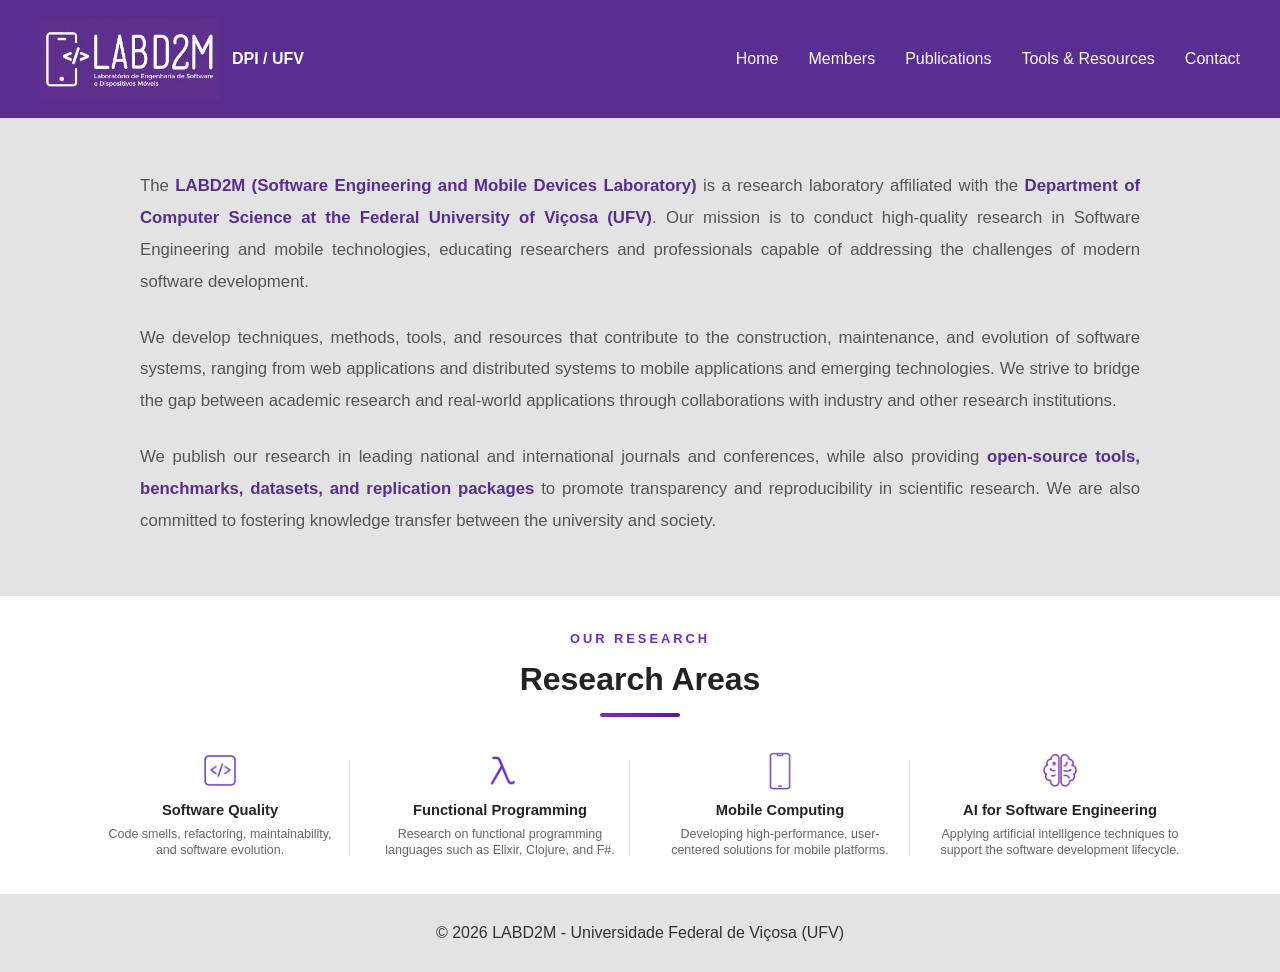
<file: index.html>
<!DOCTYPE html>
<html lang="pt-br">

<head>
    <!-- Google tag (gtag.js) -->
    <script async src="https://www.googletagmanager.com/gtag/js?id=G-V7GTBZ75GB"></script>
    <script>
    window.dataLayer = window.dataLayer || [];
    function gtag(){dataLayer.push(arguments);}
    gtag('js', new Date());

    gtag('config', 'G-V7GTBZ75GB');
    </script>
    
    <meta charset="UTF-8">
    <meta name="viewport" content="width=device-width, initial-scale=1">

    <title>LABD2M / DPI / UFV</title>
    <!-- Favicons -->
    <link href="img/favicon_lab.png" rel="icon" />

    <link rel="stylesheet" href="css/style.css">
</head>

<body>

    <header>
        <nav>

            <div class="logo">
                <img src="img/logo-roxa.png" alt="LABD2M">
                <span class="logo-text">
                    <strong>DPI / UFV</strong>
                </span>
            </div>

            <button class="menu-toggle" aria-label="Abrir menu">
                ☰
            </button>

            <ul class="nav-menu">
                <li><a href="index.html">Home</a></li>
                <li><a href="membros.html">Members</a></li>
                <li><a href="publicacoes.html">Publications</a></li>
                <li><a href="ferramentas.html">Tools & Resources</a></li>
                <li><a href="contato.html">Contact</a></li>
            </ul>

        </nav>
    </header>

    <!--<div id="header"></div>-->

    <section class="hero">
        <div>
            <!-- ==========================================
                SOBRE O LABD2M
            ========================================== -->

            <section id="about" class="about-section">

                <div class="about-container">

                    <div class="about-content">

                        <p>
                            The <strong>LABD2M (Software Engineering and Mobile Devices Laboratory)</strong>
                            is a research laboratory affiliated with the
                            <strong>Department of Computer Science at the Federal University of Viçosa (UFV)</strong>.
                            Our mission is to conduct high-quality research in Software Engineering and
                            mobile technologies, educating researchers and professionals capable of
                            addressing the challenges of modern software development.
                        </p>

                        <p>
                            We develop techniques, methods, tools, and resources that contribute to the
                            construction, maintenance, and evolution of software systems, ranging from
                            web applications and distributed systems to mobile applications and emerging
                            technologies. We strive to bridge the gap between academic research and
                            real-world applications through collaborations with industry and other
                            research institutions.
                        </p>

                        <p>
                            We publish our research in leading national and international journals and
                            conferences, while also providing
                            <strong>open-source tools, benchmarks, datasets, and replication packages</strong>
                            to promote transparency and reproducibility in scientific research.
                            We are also committed to fostering knowledge transfer between the university
                            and society.
                        </p>

                    </div>

                </div>

            </section>

            <!--<button>
                Conheça nossos projetos
            </button>-->
        </div>
    </section>

    <section class="research-header">

            <span class="section-subtitle">
                OUR RESEARCH
            </span>

            <h4 class="section-title">
                Research Areas
            </h4>

            <div class="section-divider"></div>

    </section>

    <section class="cards">

        <div class="research-card">
            <div class="research-icon">
                <img src="img/icon/qa-icon.png" alt="Software Quality">
            </div>

            <h3>Software Quality</h3>

            <p>Code smells, refactoring, maintainability, and software evolution.</p>
        </div>

        <div class="research-card">
            <div class="research-icon">
                <img src="img/icon/fp-icon.png" alt="Functional Programming">
            </div>

            <h3>Functional Programming</h3>

            <p>Research on functional programming languages such as Elixir, Clojure, and F#.</p>
        </div>

        <div class="research-card">
            <div class="research-icon">
                <img src="img/icon/mob-icon.png" alt="Mobile Computing">
            </div>

            <h3>Mobile Computing</h3>

            <p>Developing high-performance, user-centered solutions for mobile platforms.</p>
        </div>

        <div class="research-card">
            <div class="research-icon">
                <img src="img/icon/ia-icon.png" alt="AI for Software Engineering">
            </div>

            <h3>AI for Software Engineering</h3>

            <p>Applying artificial intelligence techniques to support the software development lifecycle.</p>
        </div>

        <!--<div class="card">
            <h3>Linhas de Pesquisa</h3>
            <p>
                LLMs, Code Smells, Refatoração, Elixir,
                Engenharia de Software e Mobile.
            </p>
        </div>

        <div class="card">
            <h3>Publicações</h3>
            <p>
                Conheça nossos artigos e datasets.
            </p>
        </div>

        <div class="card">
            <h3>Ferramentas</h3>
            <p>
                ExSmellBench, ExSmell-Train e outros recursos.
            </p>
        </div>-->

    </section>

    <footer>
        © 2026 LABD2M - Universidade Federal de Viçosa (UFV)
    </footer>

    <!--<div id="footer"></div>-->

    <!--<script src="js/include.js"></script>-->
    <script src="js/main.js"></script>

</body>

</html>
</file>
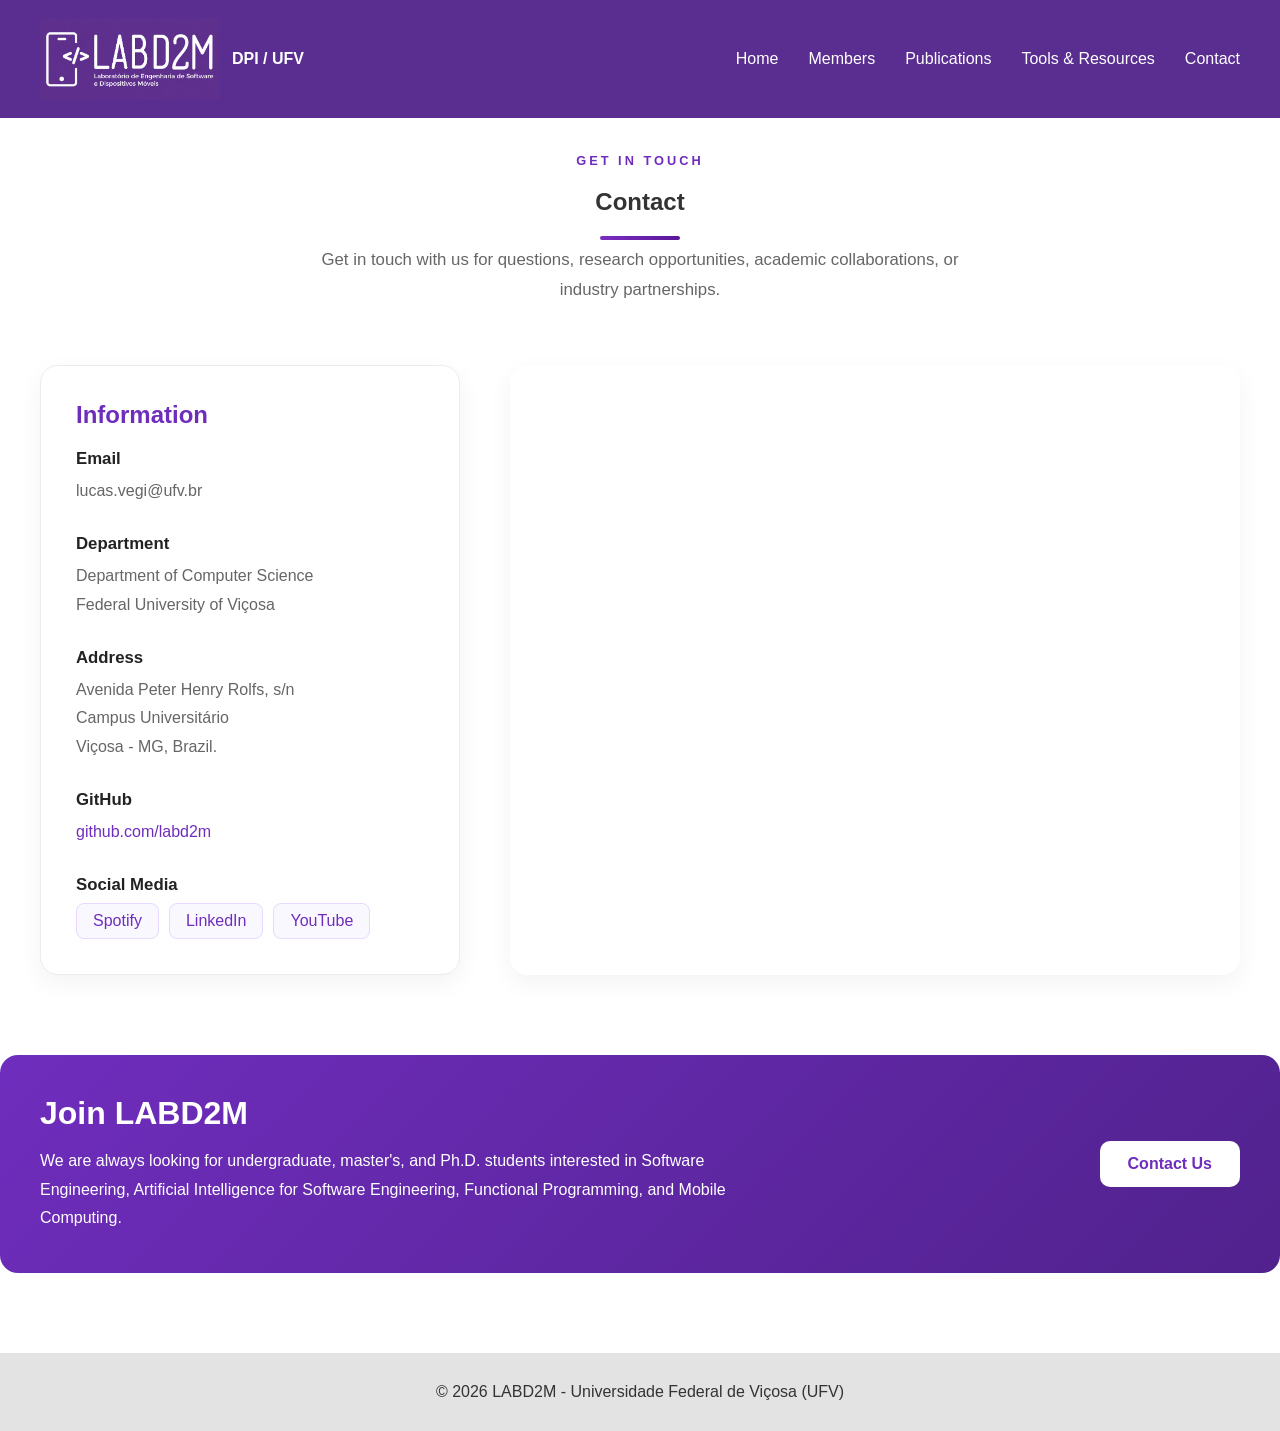
<file: contato.html>
<!DOCTYPE html>
<html lang="pt-br">

<head>
    <!-- Google tag (gtag.js) -->
    <script async src="https://www.googletagmanager.com/gtag/js?id=G-V7GTBZ75GB"></script>
    <script>
    window.dataLayer = window.dataLayer || [];
    function gtag(){dataLayer.push(arguments);}
    gtag('js', new Date());

    gtag('config', 'G-V7GTBZ75GB');
    </script>

    <meta charset="UTF-8">
    <meta name="viewport" content="width=device-width, initial-scale=1">

    <title>LABD2M | Contact</title>
    <!-- Favicons -->
    <link href="img/favicon_lab.png" rel="icon" />

    <link rel="stylesheet" href="css/style.css">

</head>

<body>

    <!-- ==========================================
        HEADER (igual ao index)
    =========================================== -->

    <header>

        <nav>

            <div class="logo">
                <img src="img/logo-roxa.png" alt="LABD2M">
                <span class="logo-text">
                    <strong>DPI / UFV</strong>
                </span>
            </div>

            <button class="menu-toggle" aria-label="Abrir menu">
                ☰
            </button>

            <ul class="nav-menu">
                <li><a href="index.html">Home</a></li>
                <li><a href="membros.html">Members</a></li>
                <li><a href="publicacoes.html">Publications</a></li>
                <li><a href="ferramentas.html">Tools & Resources</a></li>
                <li><a href="contato.html">Contact</a></li>
            </ul>

        </nav>

    </header>

    <section class="research-header">

        <span class="section-subtitle">
            GET IN TOUCH
        </span>

        <h1 class="page-title">
            Contact
        </h1>

        <div class="section-divider"></div>

        <p class="page-description">
            Get in touch with us for questions, research opportunities,
            academic collaborations, or industry partnerships.
        </p>

    </section>


    <section class="contact-container">

        <div class="contact-info">

            <h2>Information</h2>

            <div class="contact-item">

                <h3>Email</h3>

                <p>
                    lucas.vegi@ufv.br
                </p>

            </div>

            <div class="contact-item">

                <h3>Department</h3>

                <p>
                    Department of Computer Science<br>
                    Federal University of Viçosa
                </p>

            </div>

            <div class="contact-item">

                <h3>Address</h3>

                <p>
                    Avenida Peter Henry Rolfs, s/n<br>
                    Campus Universitário<br>
                    Viçosa - MG, Brazil.
                </p>

            </div>

            <div class="contact-item">

                <h3>GitHub</h3>

                <p>

                    <a href="https://github.com/labd2m" target="_blank">
                        github.com/labd2m
                    </a>

                </p>

            </div>

            <div class="contact-item">

                <h3>Social Media</h3>

                <div class="social-links">

                    <a href="https://open.spotify.com/show/5opnUUricwuVoPb4NB45Re?si=-RC38dJtTu-vGTQlbhszCQ" target="_blank">Spotify</a>

                    <a href="https://www.linkedin.com/company/labd2m/" target="_blank">LinkedIn</a>

                    <a href="https://www.youtube.com/@labd2m" target="_blank">YouTube</a>

                </div>

            </div>

        </div>


        <div class="contact-map">

            <iframe
                src="https://www.google.com/maps?q=Departamento%20de%20Inform%C3%A1tica%2C%20Universidade%20Federal%20de%20Vi%C3%A7osa&output=embed"
                loading="lazy"
                referrerpolicy="no-referrer-when-downgrade">
            </iframe>

        </div>

    </section>


    <section class="join-lab">
        <div>
            <h2>
                Join LABD2M
            </h2>

            <p>
                We are always looking for undergraduate, master's, and Ph.D.
                students interested in Software Engineering,
                Artificial Intelligence for Software Engineering,
                Functional Programming, and Mobile Computing.
            </p>
        </div>

        <a href="mailto:lucas.vegi@ufv.br" class="primary-button" target="_blank">Contact Us</a>
    </section>

    <!-- ==========================================
        FOOTER
    =========================================== -->

    <footer>

        © 2026 LABD2M - Universidade Federal de Viçosa (UFV)

    </footer>

    <script src="js/main.js"></script>

</body>

</html>
</file>
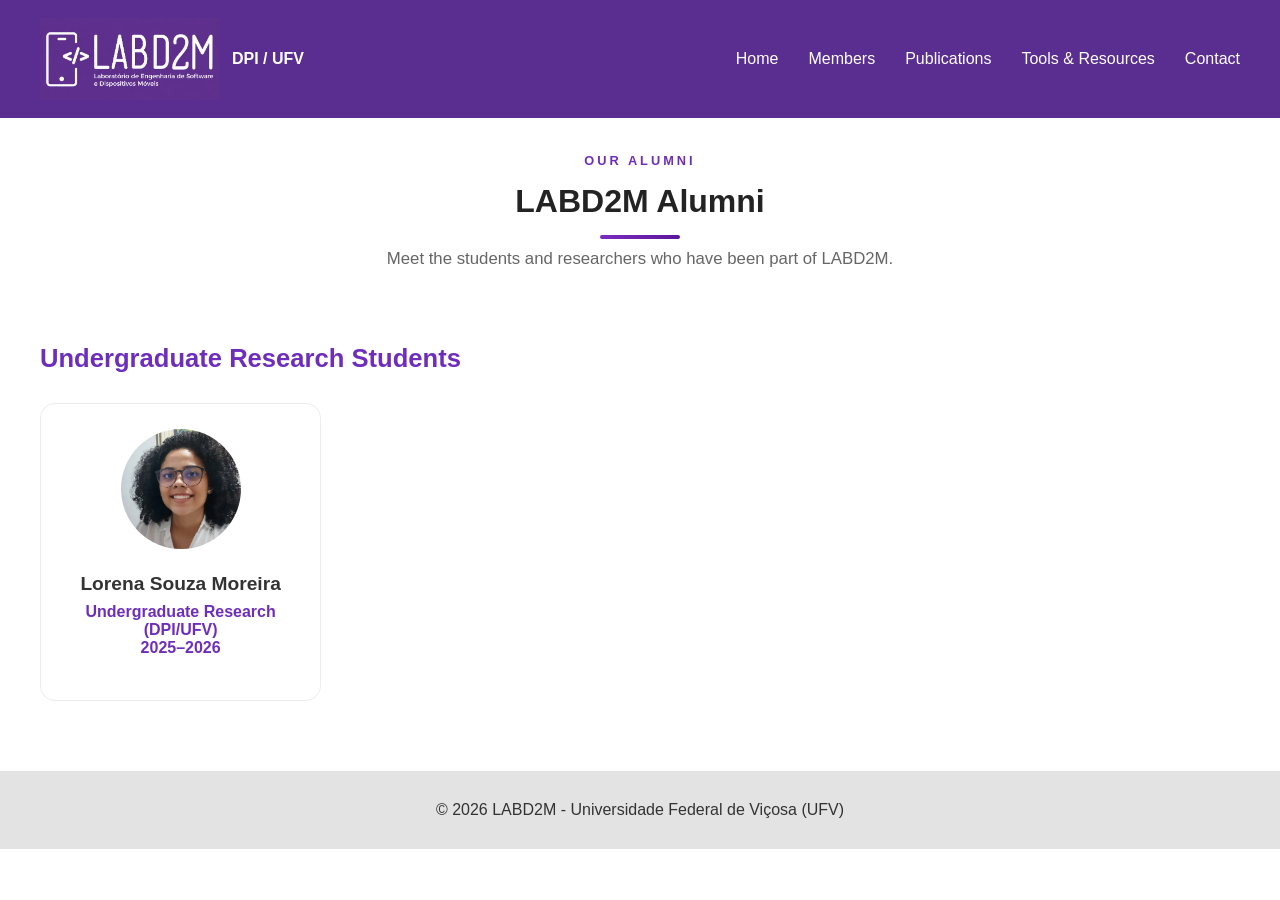
<file: egressos.html>
<!DOCTYPE html>
<html lang="pt-br">

<head>
    <!-- Google tag (gtag.js) -->
    <script async src="https://www.googletagmanager.com/gtag/js?id=G-V7GTBZ75GB"></script>
    <script>
    window.dataLayer = window.dataLayer || [];
    function gtag(){dataLayer.push(arguments);}
    gtag('js', new Date());

    gtag('config', 'G-V7GTBZ75GB');
    </script>

    <meta charset="UTF-8">
    <meta name="viewport" content="width=device-width, initial-scale=1">

    <title>LABD2M | Alumni</title>
    <!-- Favicons -->
    <link href="img/favicon_lab.png" rel="icon" />

    <link rel="stylesheet" href="css/style.css">

</head>

<body>

    <!-- ==========================================
        HEADER (igual ao index)
    =========================================== -->

    <header>

        <nav>

            <div class="logo">
                <img src="img/logo-roxa.png" alt="LABD2M">
                <span class="logo-text">
                    <strong>DPI / UFV</strong>
                </span>
            </div>

            <button class="menu-toggle" aria-label="Abrir menu">
                ☰
            </button>

            <ul class="nav-menu">
                <li><a href="index.html">Home</a></li>
                <li><a href="membros.html">Members</a></li>
                <li><a href="publicacoes.html">Publications</a></li>
                <li><a href="ferramentas.html">Tools & Resources</a></li>
                <li><a href="contato.html">Contact</a></li>
            </ul>

        </nav>

    </header>


    <!-- ==========================================
        HERO
    =========================================== -->

    <section class="research-header">

        <span class="section-subtitle">
            OUR ALUMNI
        </span>

        <h2 class="section-title">
            LABD2M Alumni
        </h2>

        <div class="section-divider"></div>

        <p class="page-description">
            Meet the students and researchers who have been part of LABD2M.
        </p>

    </section>

    <!-- ==========================================
        LEADERSHIP
    =========================================== -->





    <!-- ==========================================
        Ph.D. STUDENTS
    =========================================== -->

    <!--
    <section class="member-section">

        <h2>Ph.D. Students</h2>

        <div class="members-grid">

            <div class="member-card">

                <img src="img/members/default.png">

                <h3>Ana Clara Silva</h3>

                <span>Ph.D. Student</span>

                <div class="member-links">

                    <a href="#">Lattes</a>
                    <a href="#">GitHub</a>

                </div>

            </div>

            <div class="member-card">

                <img src="img/members/default.png">

                <h3>Carlos Eduardo</h3>

                <span>Ph.D. Student</span>

                <div class="member-links">

                    <a href="#">Lattes</a>
                    <a href="#">GitHub</a>

                </div>

            </div>

            <div class="member-card">

                <img src="img/members/default.png">

                <h3>Mariana Lemos</h3>

                <span>Ph.D. Student</span>

                <div class="member-links">

                    <a href="#">Lattes</a>
                    <a href="#">GitHub</a>

                </div>

            </div>

        </div>

    </section>
    -->



    <!-- ==========================================
        MASTER'S STUDENTS
    =========================================== -->

    <section class="member-section">

        <!--<h2>Master's Students</h2>

        <div class="members-grid">

            <div class="member-card">
                <img src="img/members/default.jpg">
                <h3>Student 3</h3>
                <span>Master's Student</span>
            </div>

            <div class="member-card">
                <img src="img/members/default.jpg">
                <h3>Student 4</h3>
                <span>Master's Student</span>
            </div>

        </div>-->

    </section>



    <!-- ==========================================
        UNDERGRADUATE RESEARCH
    =========================================== -->

    <section class="member-section">

        <h2>Undergraduate Research Students</h2>

        <div class="members-grid">

            <div class="member-card">
                <img src="img/members/lorena-souza-moreira.jpeg">
                <h3>Lorena Souza Moreira</h3>
                <span>Undergraduate Research (DPI/UFV)<br>2025–2026</span>
            </div>

        </div>

    </section>



   


    <!-- ==========================================
        FOOTER
    =========================================== -->

    <footer>

        © 2026 LABD2M - Universidade Federal de Viçosa (UFV)

    </footer>

    <script src="js/main.js"></script>

</body>

</html>
</file>
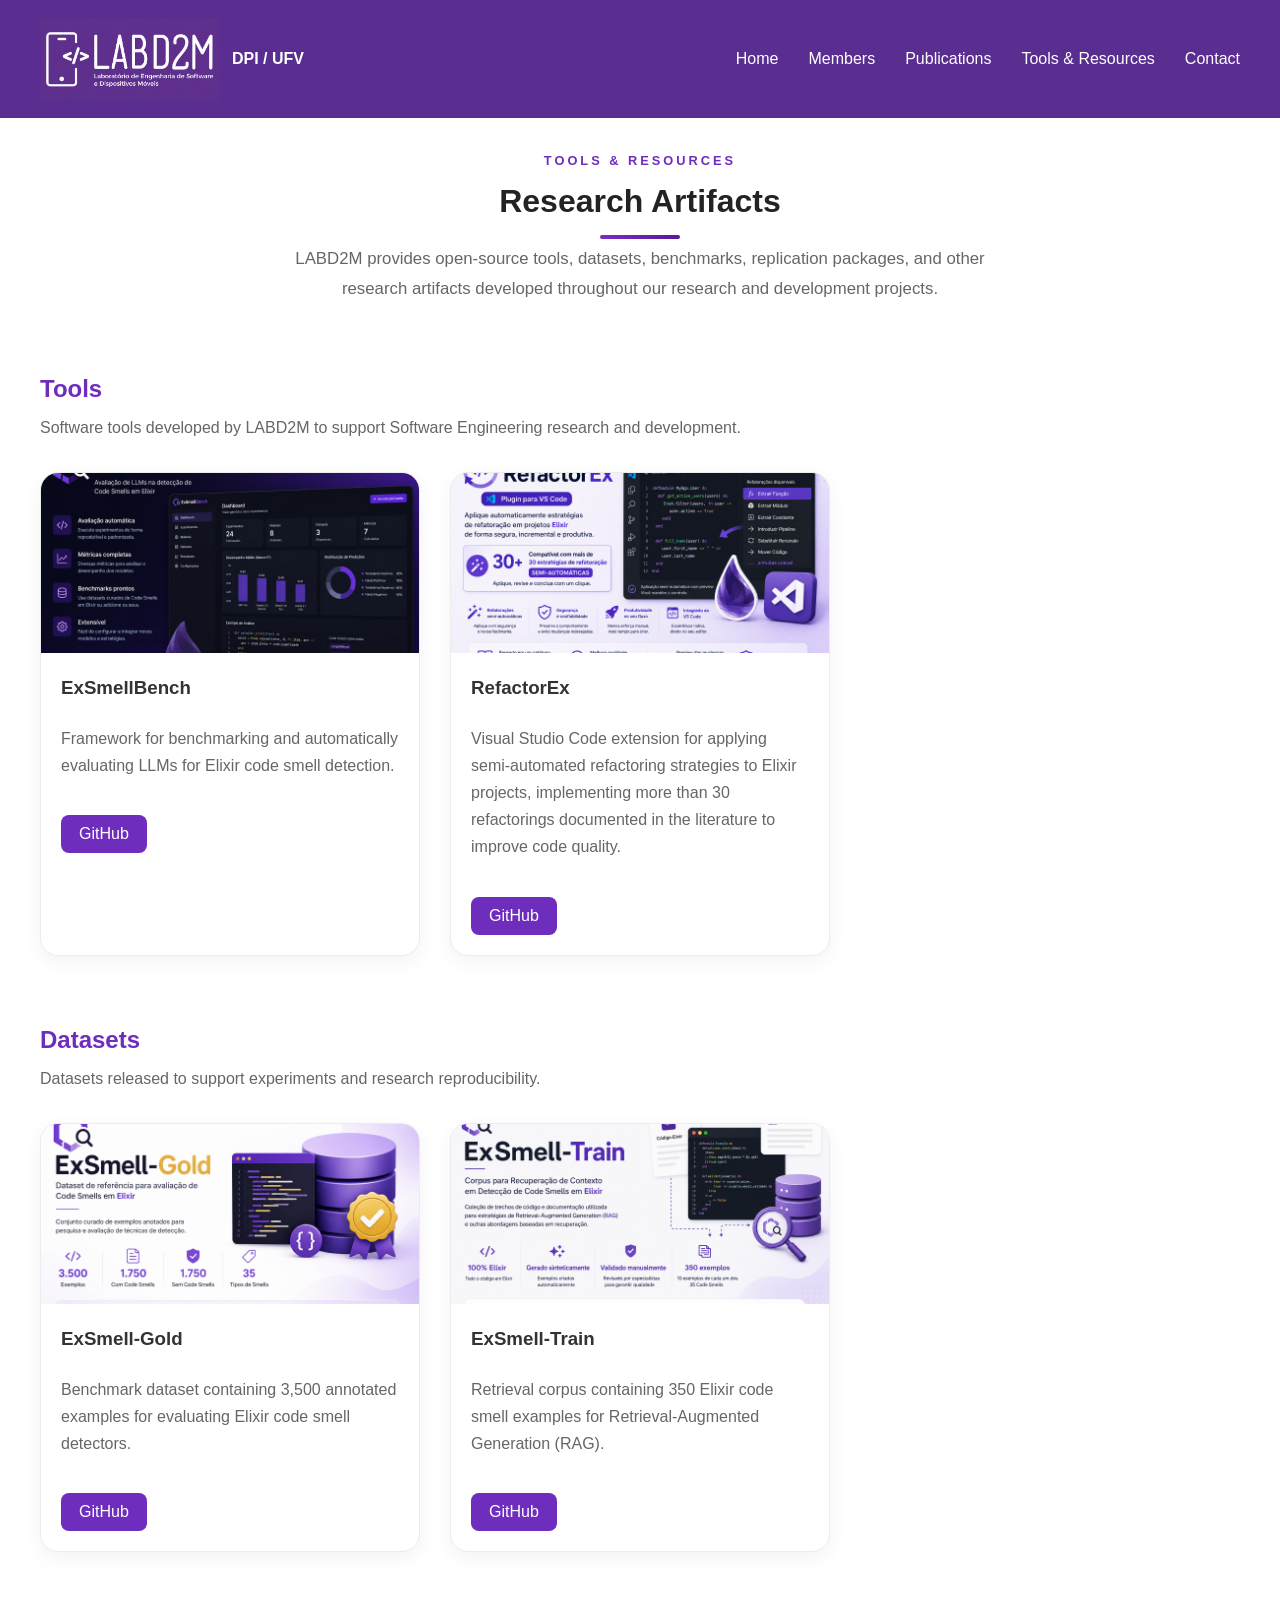
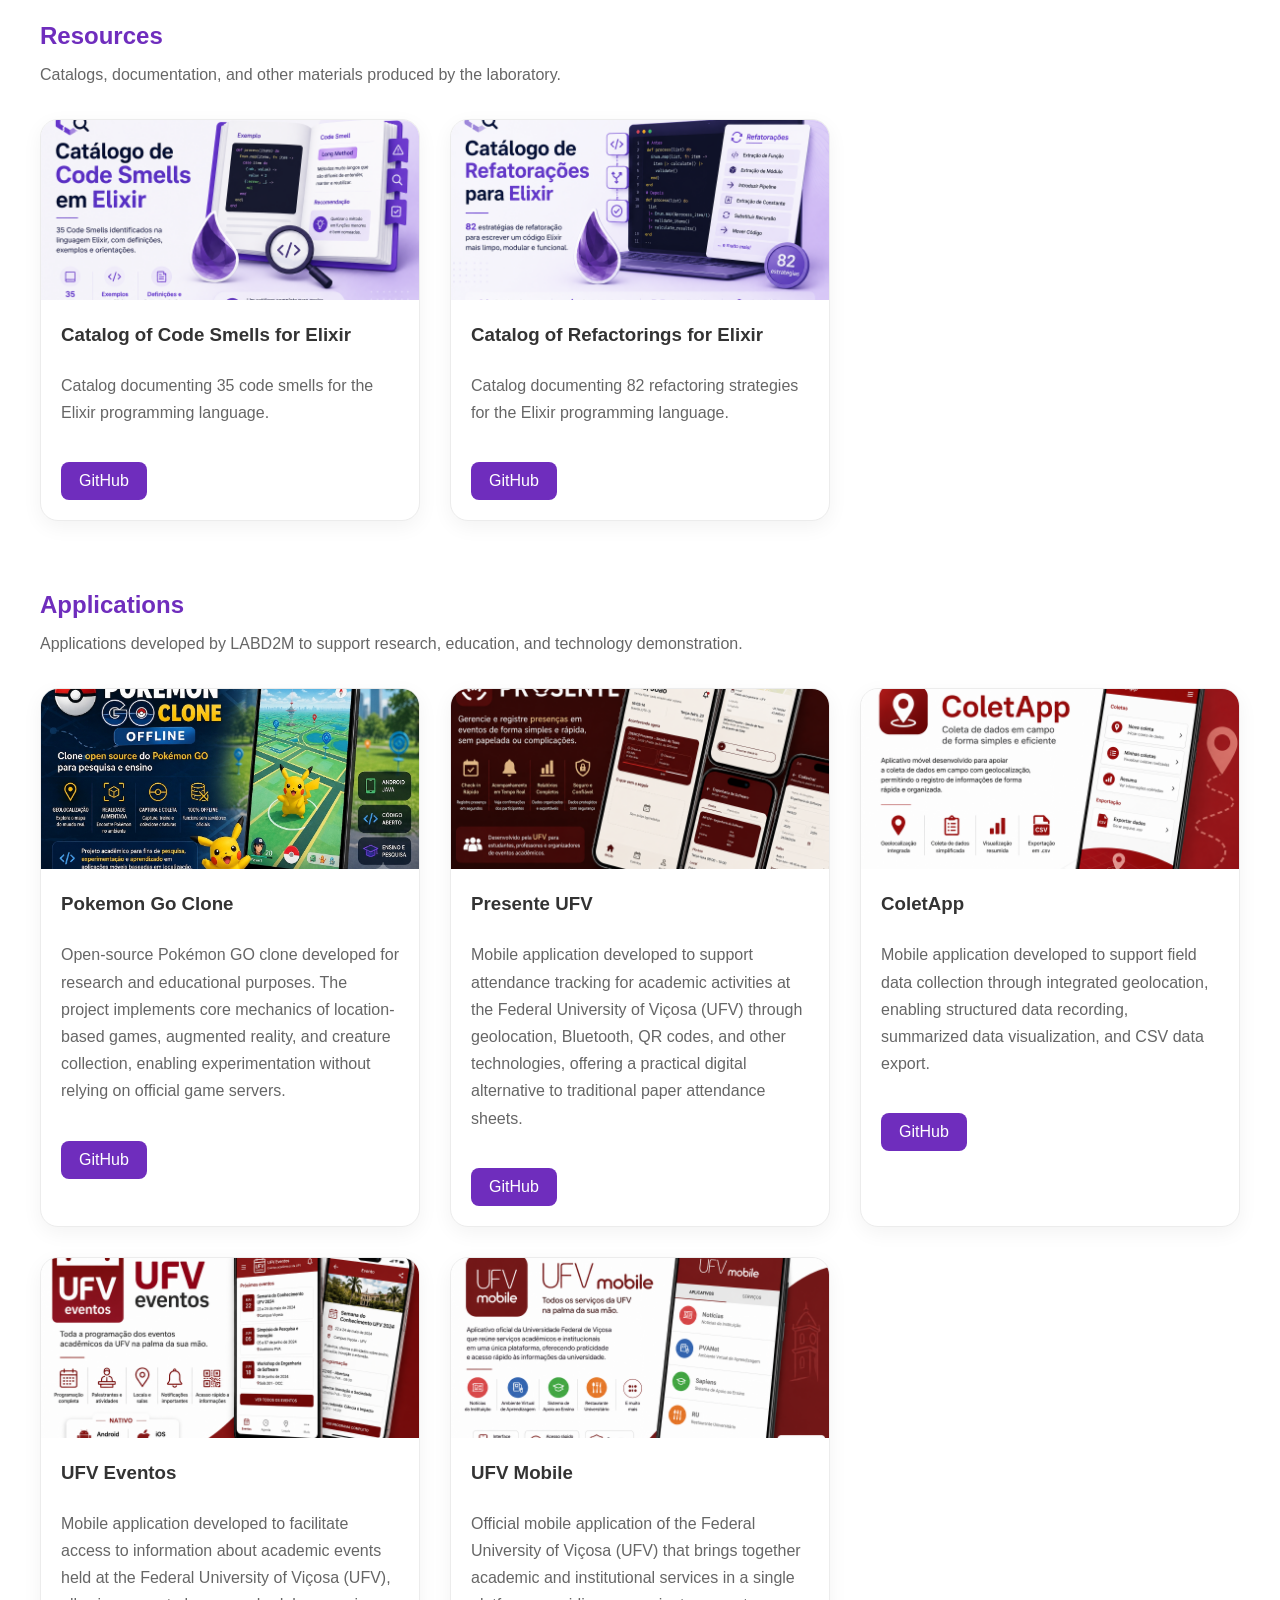
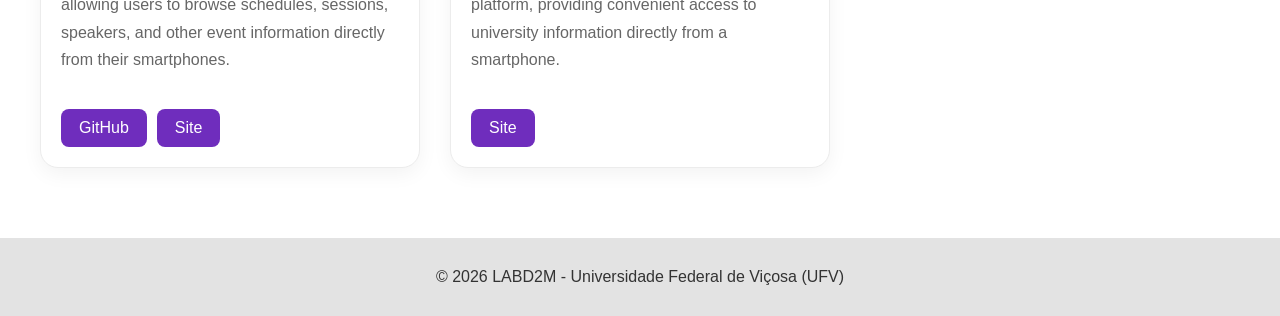
<file: ferramentas.html>
<!DOCTYPE html>
<html lang="pt-br">

<head>
    <!-- Google tag (gtag.js) -->
    <script async src="https://www.googletagmanager.com/gtag/js?id=G-V7GTBZ75GB"></script>
    <script>
    window.dataLayer = window.dataLayer || [];
    function gtag(){dataLayer.push(arguments);}
    gtag('js', new Date());

    gtag('config', 'G-V7GTBZ75GB');
    </script>

    <meta charset="UTF-8">
    <meta name="viewport" content="width=device-width, initial-scale=1">

    <title>LABD2M | Tools & Resources</title>
    <!-- Favicons -->
    <link href="img/favicon_lab.png" rel="icon" />

    <link rel="stylesheet" href="css/style.css">

</head>

<body>

    <!-- ==========================================
         HEADER
    =========================================== -->

    <header>

        <nav>

            <div class="logo">
                <img src="img/logo-roxa.png" alt="LABD2M">
                <span class="logo-text">
                    <strong>DPI / UFV</strong>
                </span>
            </div>

            <button class="menu-toggle" aria-label="Abrir menu">
                ☰
            </button>

            <ul class="nav-menu">
                <li><a href="index.html">Home</a></li>
                <li><a href="membros.html">Members</a></li>
                <li><a href="publicacoes.html">Publications</a></li>
                <li><a href="ferramentas.html">Tools & Resources</a></li>
                <li><a href="contato.html">Contact</a></li>
            </ul>

        </nav>

    </header>

    <!-- ==========================================
         TÍTULO DA PÁGINA
    =========================================== -->

    <section class="research-header">

        <span class="section-subtitle">
            TOOLS & RESOURCES
        </span>

        <h2 class="section-title">
            Research Artifacts
        </h2>

        <div class="section-divider"></div>

        <p class="page-description">
            LABD2M provides open-source tools, datasets,
            benchmarks, replication packages, and other
            research artifacts developed throughout our
            research and development projects.
        </p>

    </section>

    <!-- ==========================================
         PUBLICAÇÕES
    =========================================== -->

    <section id="resources-container">

    </section>

    <!-- ==========================================
         FOOTER
    =========================================== -->

    <footer>

        © 2026 LABD2M - Universidade Federal de Viçosa (UFV)

    </footer>

    <script src="js/resources.js"></script>
    <script src="js/main.js"></script>
    <script src="js/publications.js"></script>

</body>

</html>
</file>
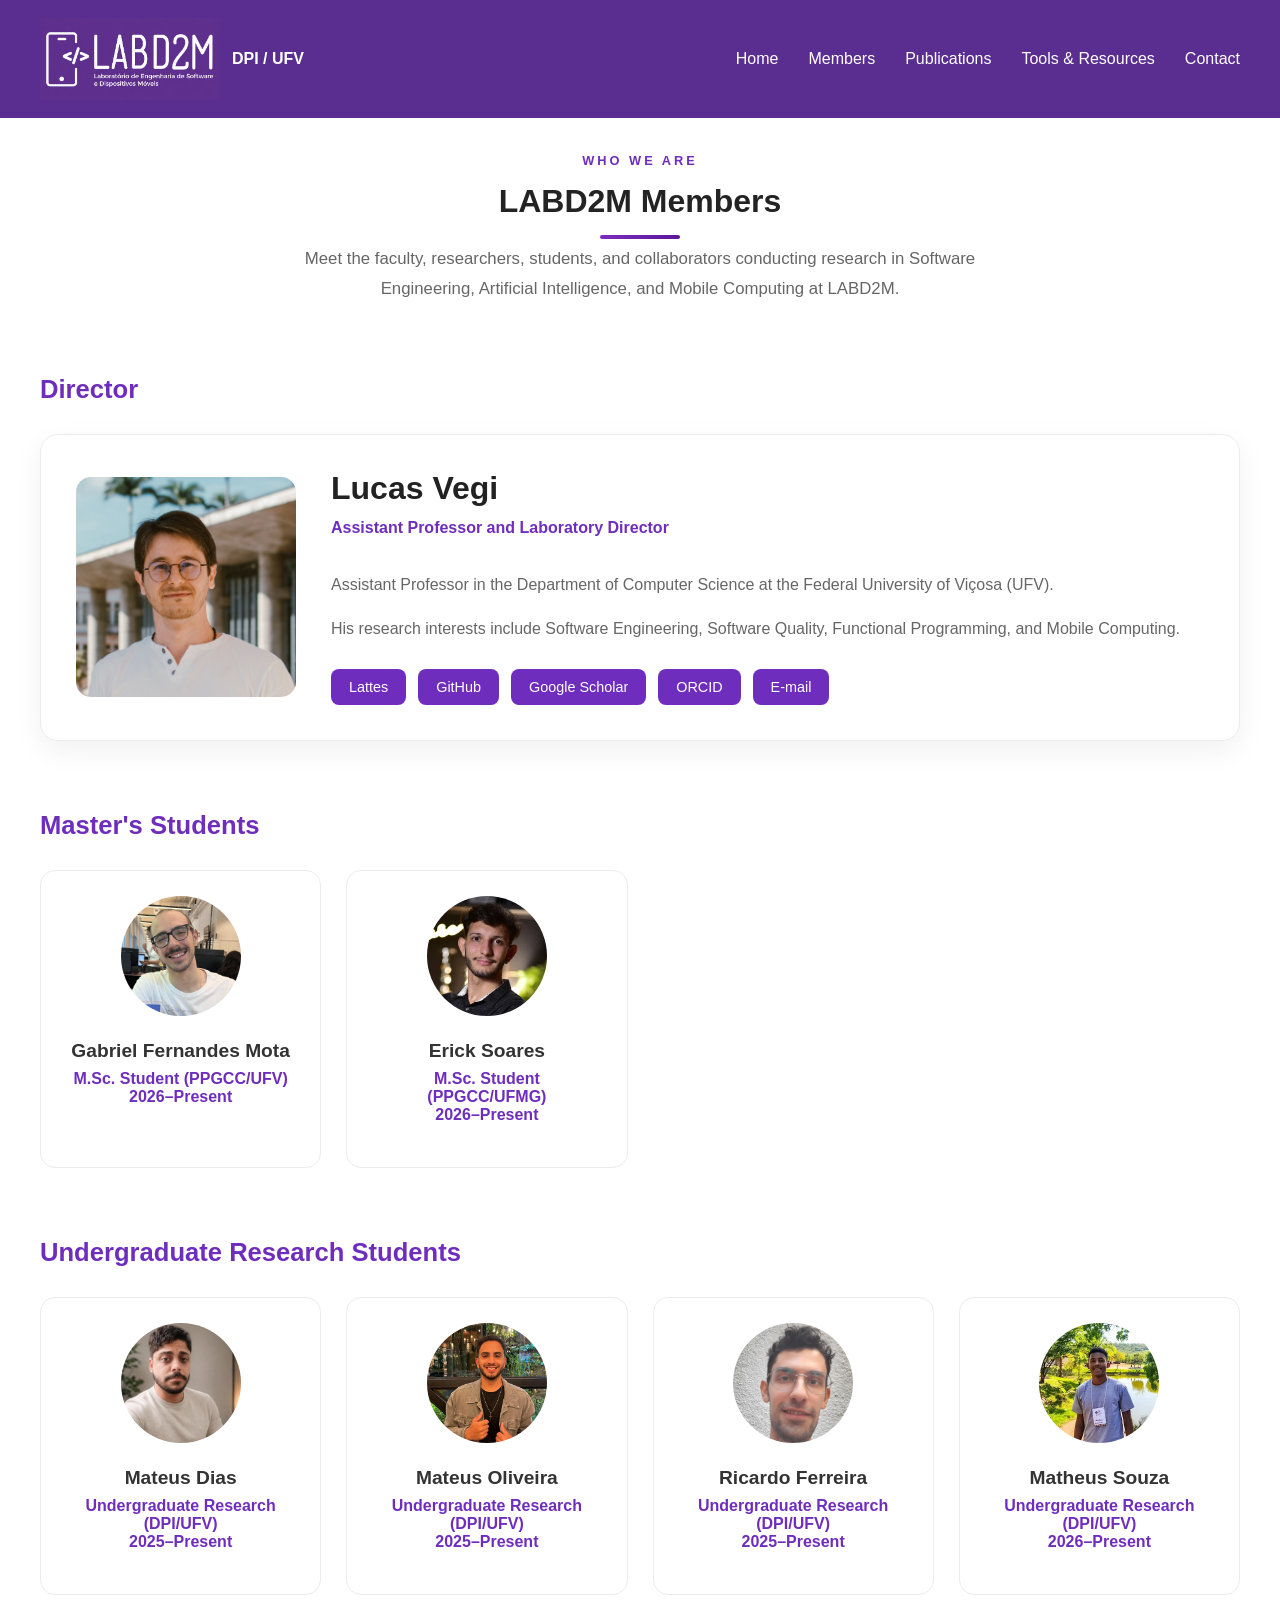
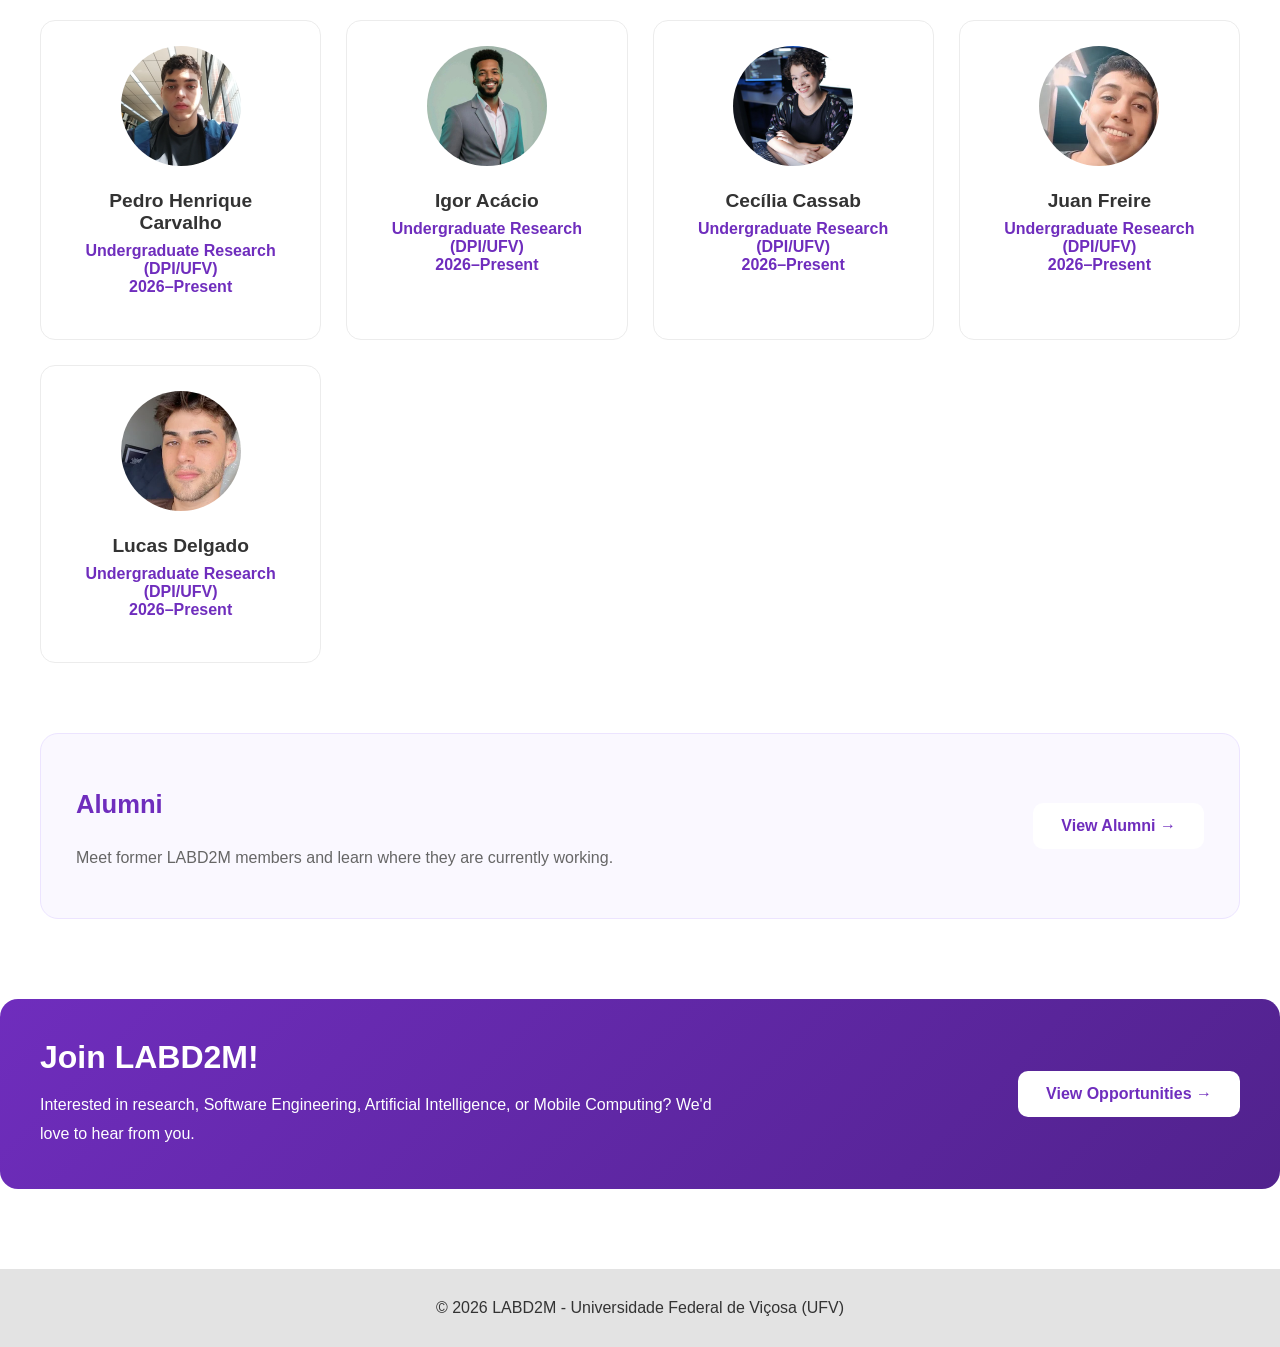
<file: membros.html>
<!DOCTYPE html>
<html lang="pt-br">

<head>
    <!-- Google tag (gtag.js) -->
    <script async src="https://www.googletagmanager.com/gtag/js?id=G-V7GTBZ75GB"></script>
    <script>
    window.dataLayer = window.dataLayer || [];
    function gtag(){dataLayer.push(arguments);}
    gtag('js', new Date());

    gtag('config', 'G-V7GTBZ75GB');
    </script>

    <meta charset="UTF-8">
    <meta name="viewport" content="width=device-width, initial-scale=1">

    <title>LABD2M | Members</title>
    <!-- Favicons -->
    <link href="img/favicon_lab.png" rel="icon" />

    <link rel="stylesheet" href="css/style.css">

</head>

<body>

    <!-- ==========================================
        HEADER (igual ao index)
    =========================================== -->

    <header>

        <nav>

            <div class="logo">
                <img src="img/logo-roxa.png" alt="LABD2M">
                <span class="logo-text">
                    <strong>DPI / UFV</strong>
                </span>
            </div>

            <button class="menu-toggle" aria-label="Abrir menu">
                ☰
            </button>

            <ul class="nav-menu">
                <li><a href="index.html">Home</a></li>
                <li><a href="membros.html">Members</a></li>
                <li><a href="publicacoes.html">Publications</a></li>
                <li><a href="ferramentas.html">Tools & Resources</a></li>
                <li><a href="contato.html">Contact</a></li>
            </ul>

        </nav>

    </header>


    <!-- ==========================================
        HERO
    =========================================== -->

    <section class="research-header">

        <span class="section-subtitle">
            WHO WE ARE
        </span>

        <h2 class="section-title">
            LABD2M Members
        </h2>

        <div class="section-divider"></div>

        <p class="page-description">
            Meet the faculty, researchers, students, and collaborators
            conducting research in Software Engineering,
            Artificial Intelligence, and Mobile Computing
            at LABD2M.
        </p>

    </section>



    <!-- ==========================================
        COORDINATION
    =========================================== -->

    <section class="member-section">

        <h2>Director</h2>

        <div class="coordinator-card">

            <img
                src="img/members/lucas-vegi.jpg"
                alt="Lucas Vegi"
            >

            <div>

                <h3>Lucas Vegi</h3>

                <span class="member-role">

                    Assistant Professor and Laboratory Director

                </span>

                <p>

                    Assistant Professor in the
                    Department of Computer Science at the
                    Federal University of Viçosa (UFV).

                </p>

                <p>

                    His research interests include
                    Software Engineering,
                    Software Quality,
                    Functional Programming,
                    and Mobile Computing.

                </p>

                <div class="member-links">

                    <a href="http://lattes.cnpq.br/9490696653295454" target="_blank">
                        Lattes
                    </a>

                    <a href="https://github.com/lucasvegi" target="_blank">
                        GitHub
                    </a>

                    <a href="https://scholar.google.com.br/citations?user=N6KnVK8AAAAJ&hl=pt-BR" target="_blank">
                        Google Scholar
                    </a>

                    <a href="https://orcid.org/0000-0002-7999-7098" target="_blank">
                        ORCID
                    </a>

                    <a href="mailto:lucas.vegi@ufv.br" target="_blank">
                        E-mail
                    </a>

                </div>

            </div>

        </div>

    </section>



    <!-- ==========================================
        Ph.D. STUDENTS
    =========================================== -->

    <!--
    <section class="member-section">

        <h2>Ph.D. Students</h2>

        <div class="members-grid">

            ...

        </div>

    </section>
    -->



    <!-- ==========================================
        MASTER'S STUDENTS
    =========================================== -->

    <section class="member-section">

        <h2>Master's Students</h2>

        <div class="members-grid">

            <div class="member-card">
                <img src="img/members/gabriel-mota.webp">
                <h3>Gabriel Fernandes Mota</h3>
                <span>M.Sc. Student (PPGCC/UFV)<br>2026–Present</span>
            </div>

            <div class="member-card">
                <img src="img/members/erick-soares.webp">
                <h3>Erick Soares</h3>
                <span>M.Sc. Student (PPGCC/UFMG)<br>2026–Present</span>
            </div>

        </div>

    </section>



    <!-- ==========================================
        UNDERGRADUATE RESEARCH
    =========================================== -->

    <section class="member-section">

        <h2>Undergraduate Research Students</h2>

        <div class="members-grid">

            <div class="member-card">
                <img src="img/members/mateus-dias.jpg">
                <h3>Mateus Dias</h3>
                <span>Undergraduate Research (DPI/UFV)<br>2025–Present</span>
            </div>

            <div class="member-card">
                <img src="img/members/mateus-oliveira.jfif">
                <h3>Mateus Oliveira</h3>
                <span>Undergraduate Research (DPI/UFV)<br>2025–Present</span>
            </div>

            <div class="member-card">
                <img src="img/members/ricardo-ferreira.jpg">
                <h3>Ricardo Ferreira</h3>
                <span>Undergraduate Research (DPI/UFV)<br>2025–Present</span>
            </div>

            <div class="member-card">
                <img src="img/members/matheus-souza.webp">
                <h3>Matheus Souza</h3>
                <span>Undergraduate Research (DPI/UFV)<br>2026–Present</span>
            </div>

            <div class="member-card">
                <img src="img/members/pedro-henrique-carvalho.webp">
                <h3>Pedro Henrique Carvalho</h3>
                <span>Undergraduate Research (DPI/UFV)<br>2026–Present</span>
            </div>

            <div class="member-card">
                <img src="img/members/igor-acacio.jpeg">
                <h3>Igor Acácio</h3>
                <span>Undergraduate Research (DPI/UFV)<br>2026–Present</span>
            </div>

            <div class="member-card">
                <img src="img/members/cecilia-cassab.jpeg">
                <h3>Cecília Cassab</h3>
                <span>Undergraduate Research (DPI/UFV)<br>2026–Present</span>
            </div>

            <div class="member-card">
                <img src="img/members/juan-freire.webp">
                <h3>Juan Freire</h3>
                <span>Undergraduate Research (DPI/UFV)<br>2026–Present</span>
            </div>

            <div class="member-card">
                <img src="img/members/lucas-delgado.webp">
                <h3>Lucas Delgado</h3>
                <span>Undergraduate Research (DPI/UFV)<br>2026–Present</span>
            </div>

        </div>

    </section>



    <!-- ==========================================
        ALUMNI
    =========================================== -->

    <section class="member-section">

        <div class="egressos-box">

            <div>

                <h2>Alumni</h2>

                <p>

                    Meet former LABD2M members and
                    learn where they are currently working.

                </p>

            </div>

            <a href="egressos.html" class="primary-button">

                View Alumni →

            </a>

        </div>

    </section>



    <!-- ==========================================
        CALL TO ACTION
    =========================================== -->

    <section class="join-lab">

        <div>

            <h2>

                Join LABD2M!

            </h2>

            <p>

                Interested in research,
                Software Engineering,
                Artificial Intelligence,
                or Mobile Computing?
                We'd love to hear from you.

            </p>

        </div>

        <a href="mailto:lucas.vegi@ufv.br" class="primary-button" target="_blank">

            View Opportunities →

        </a>

    </section>



    <!-- ==========================================
        FOOTER
    =========================================== -->

    <footer>

        © 2026 LABD2M - Universidade Federal de Viçosa (UFV)

    </footer>

    <script src="js/main.js"></script>

</body>

</html>
</file>
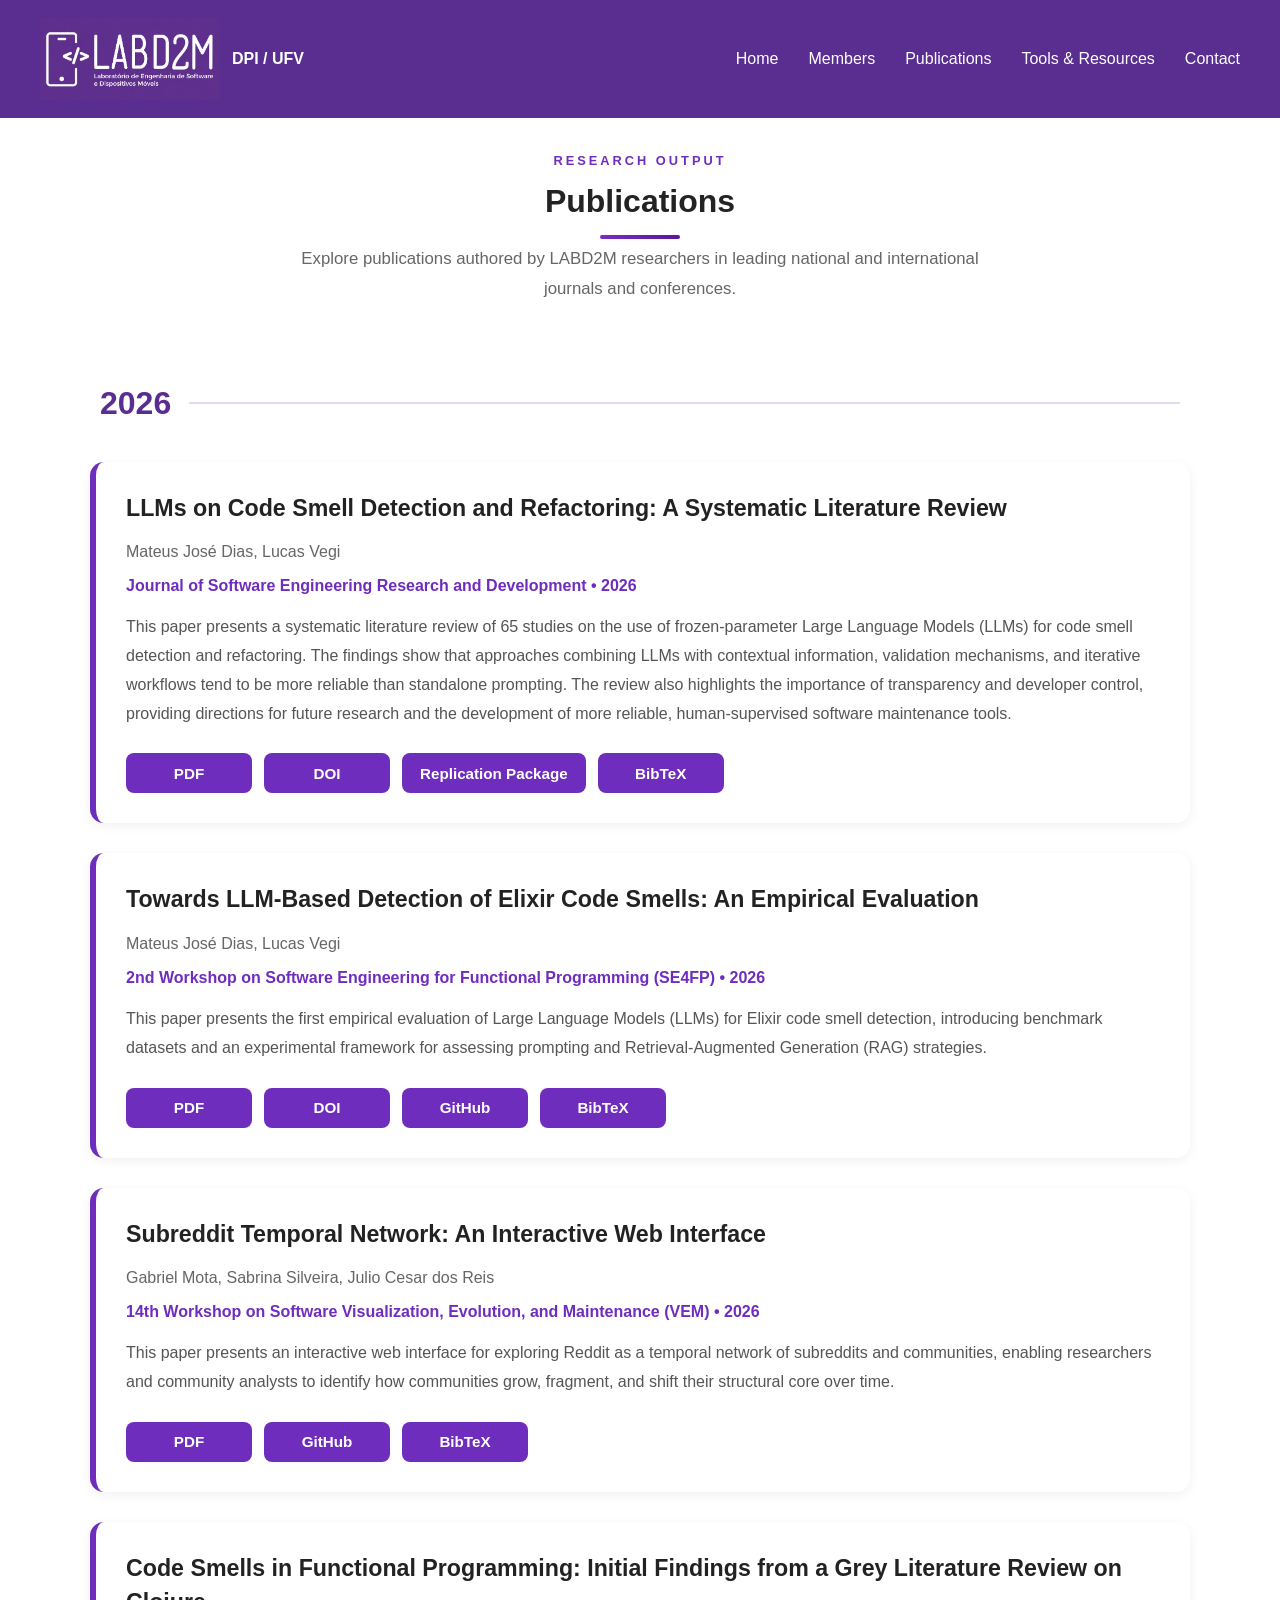
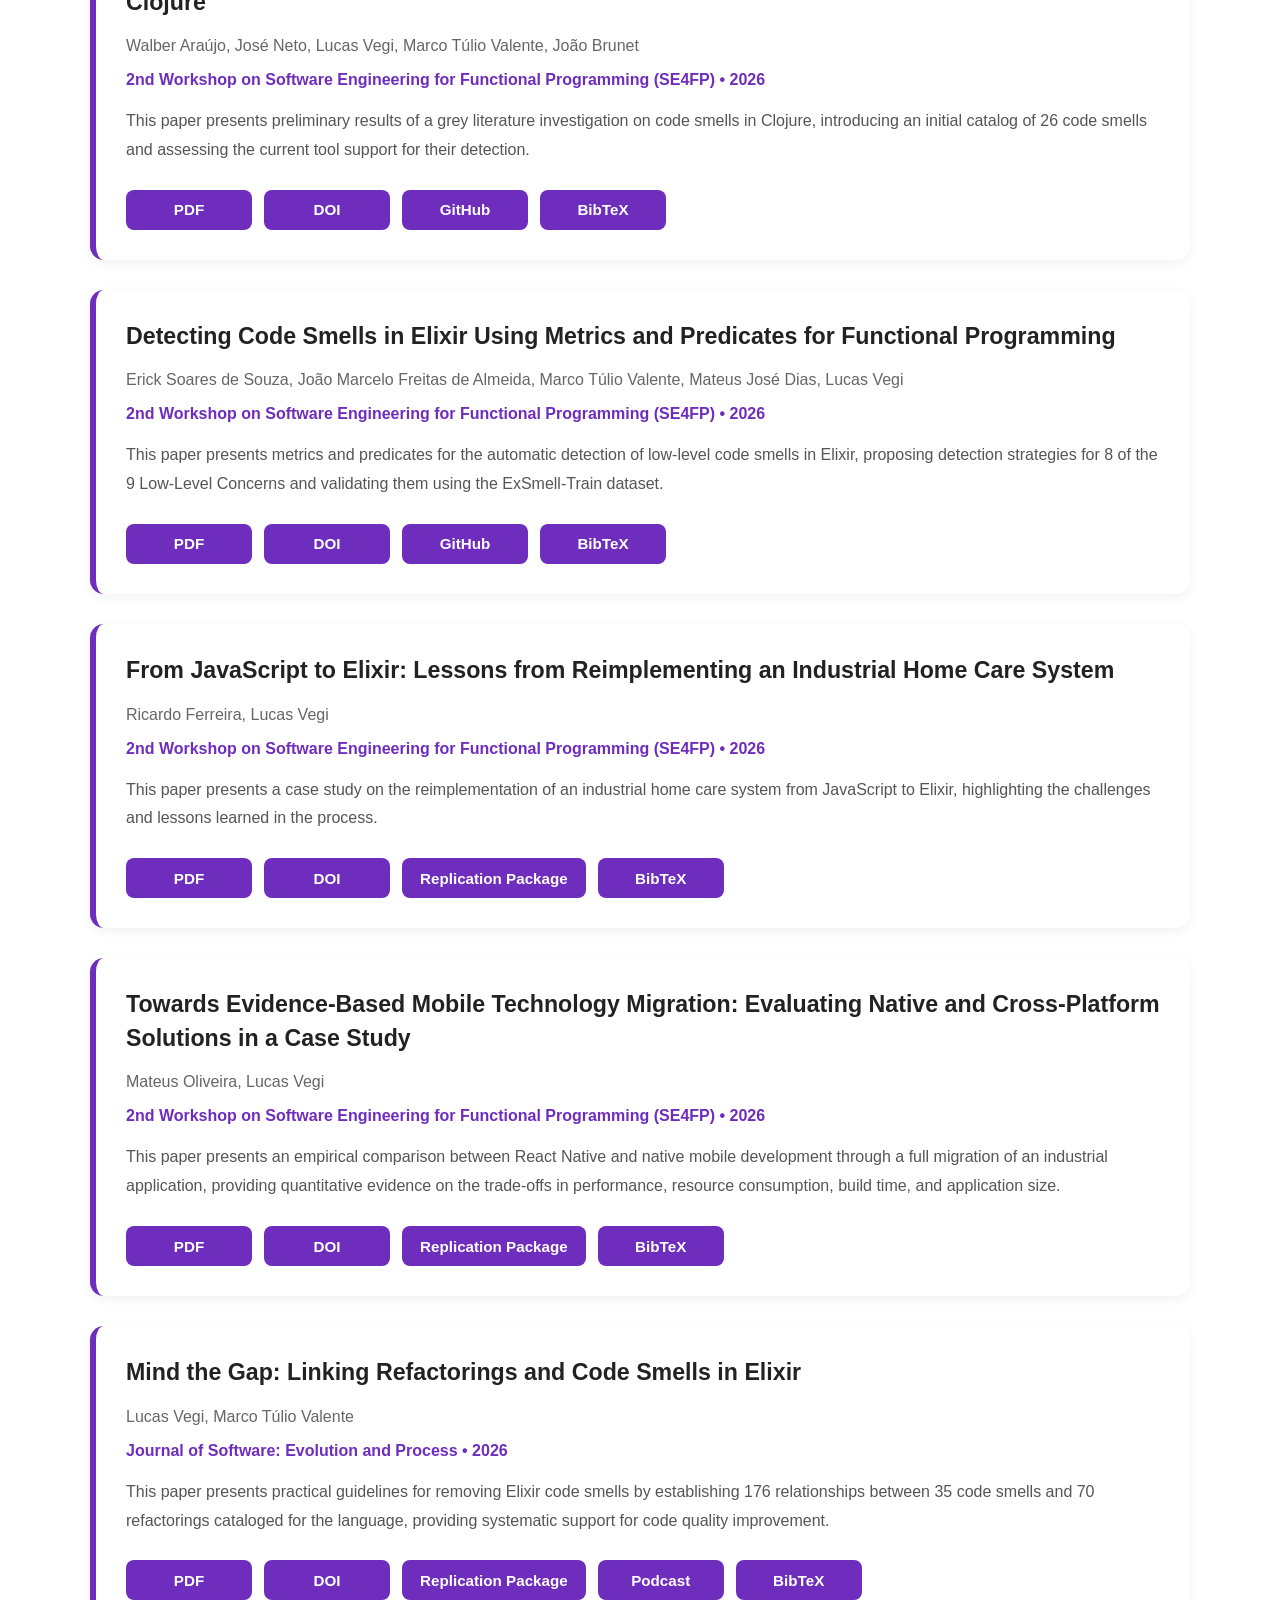
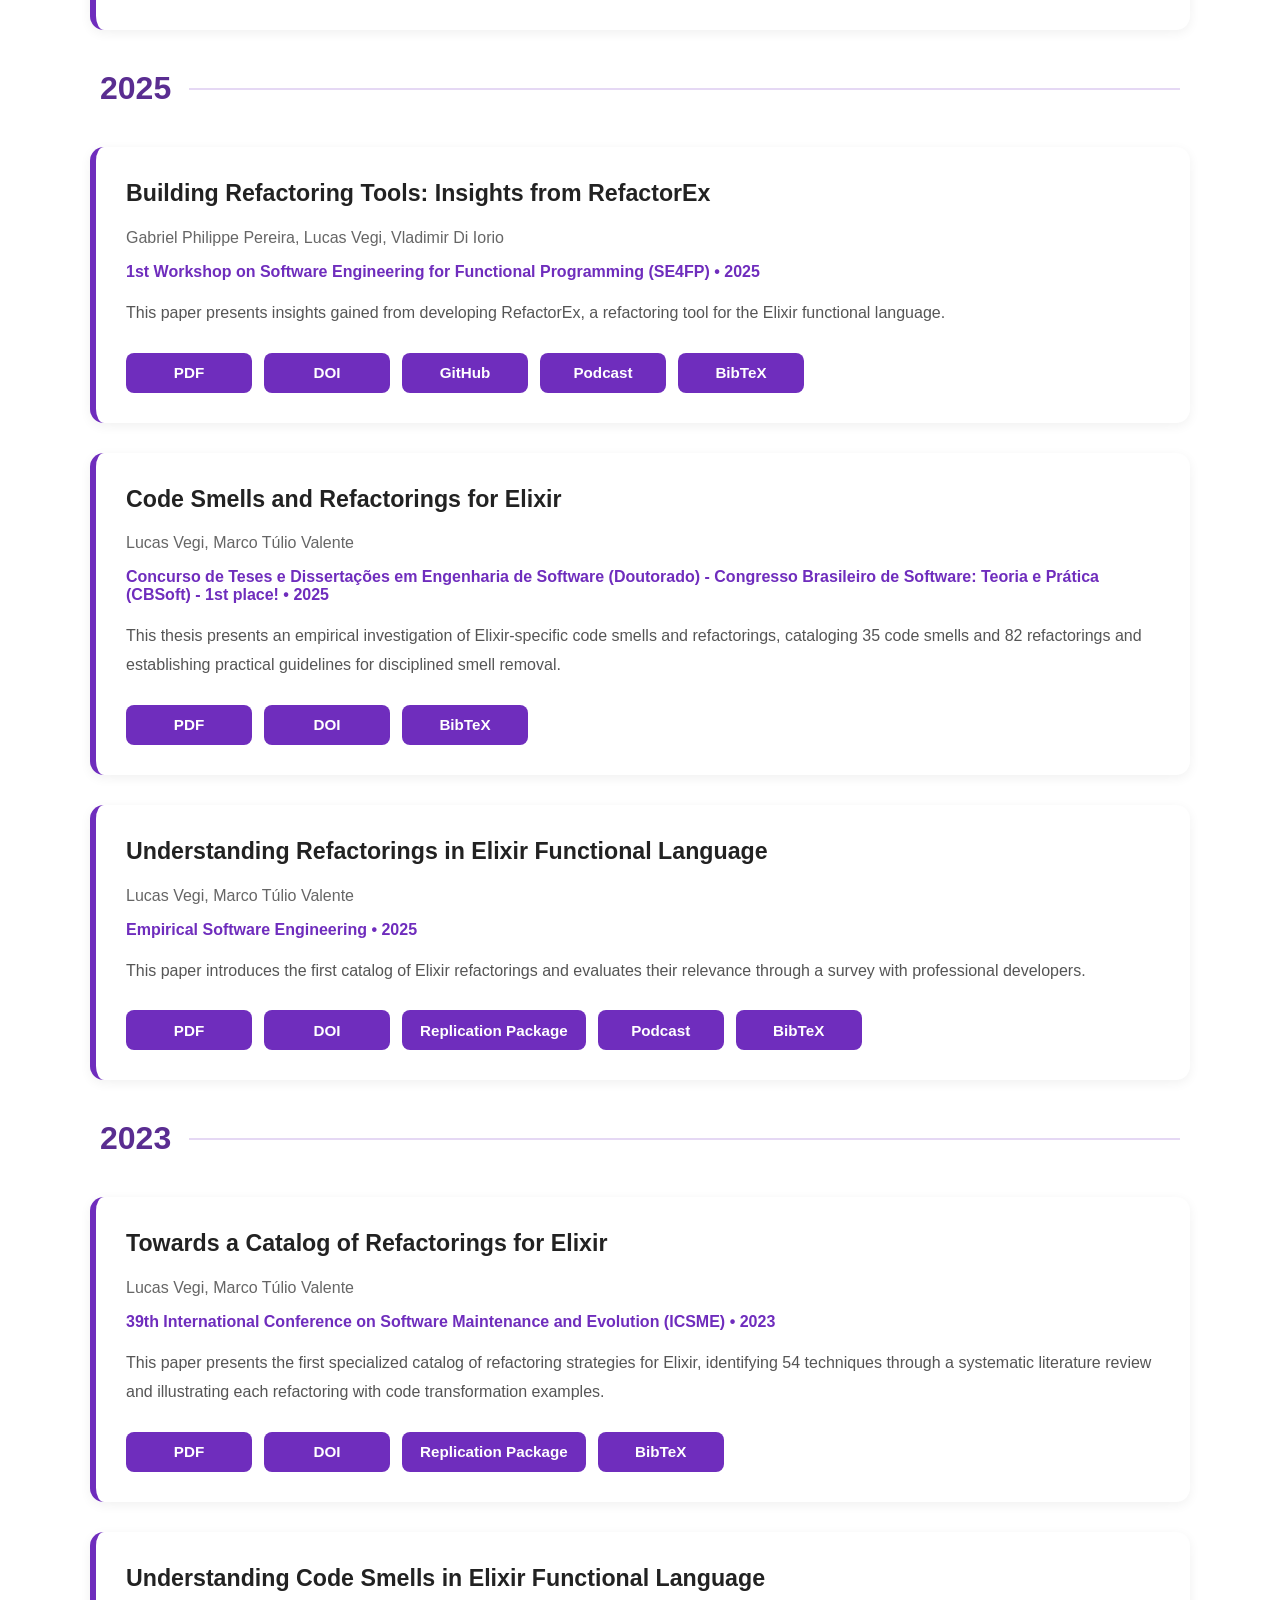
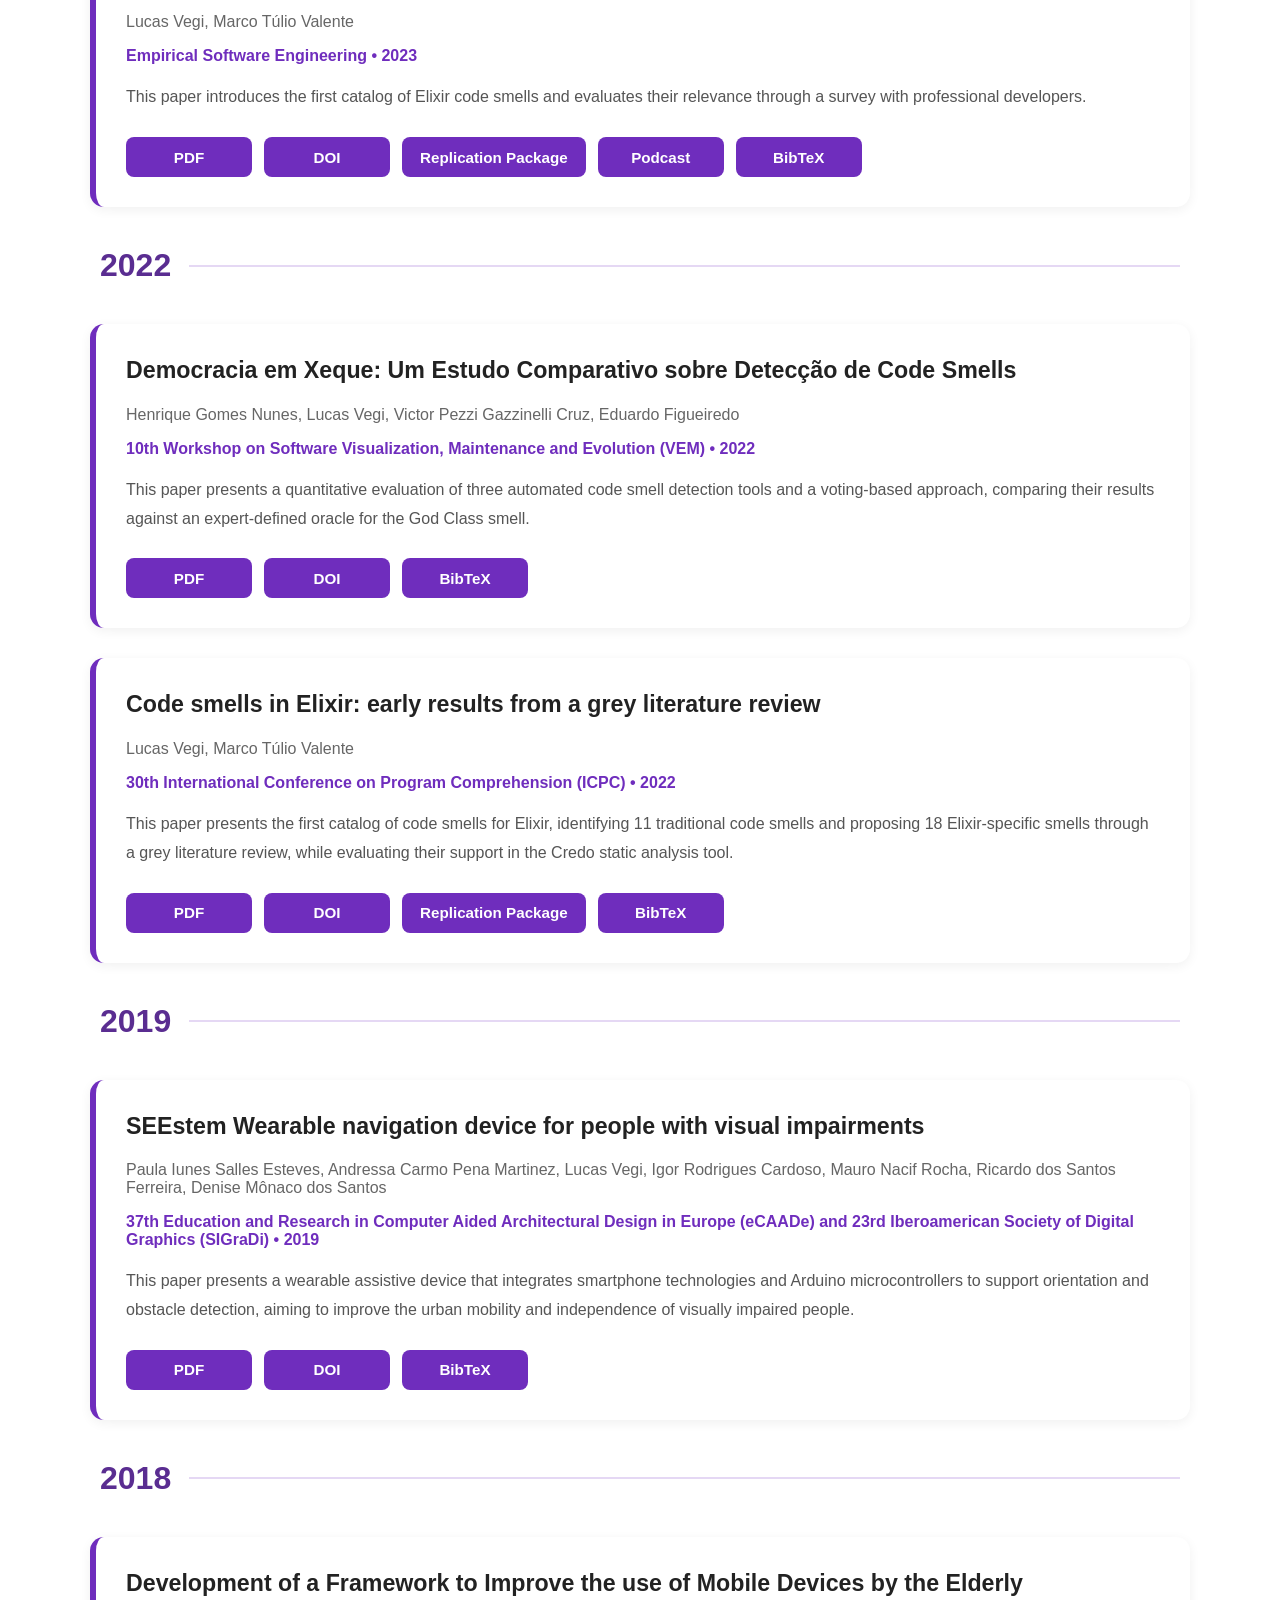
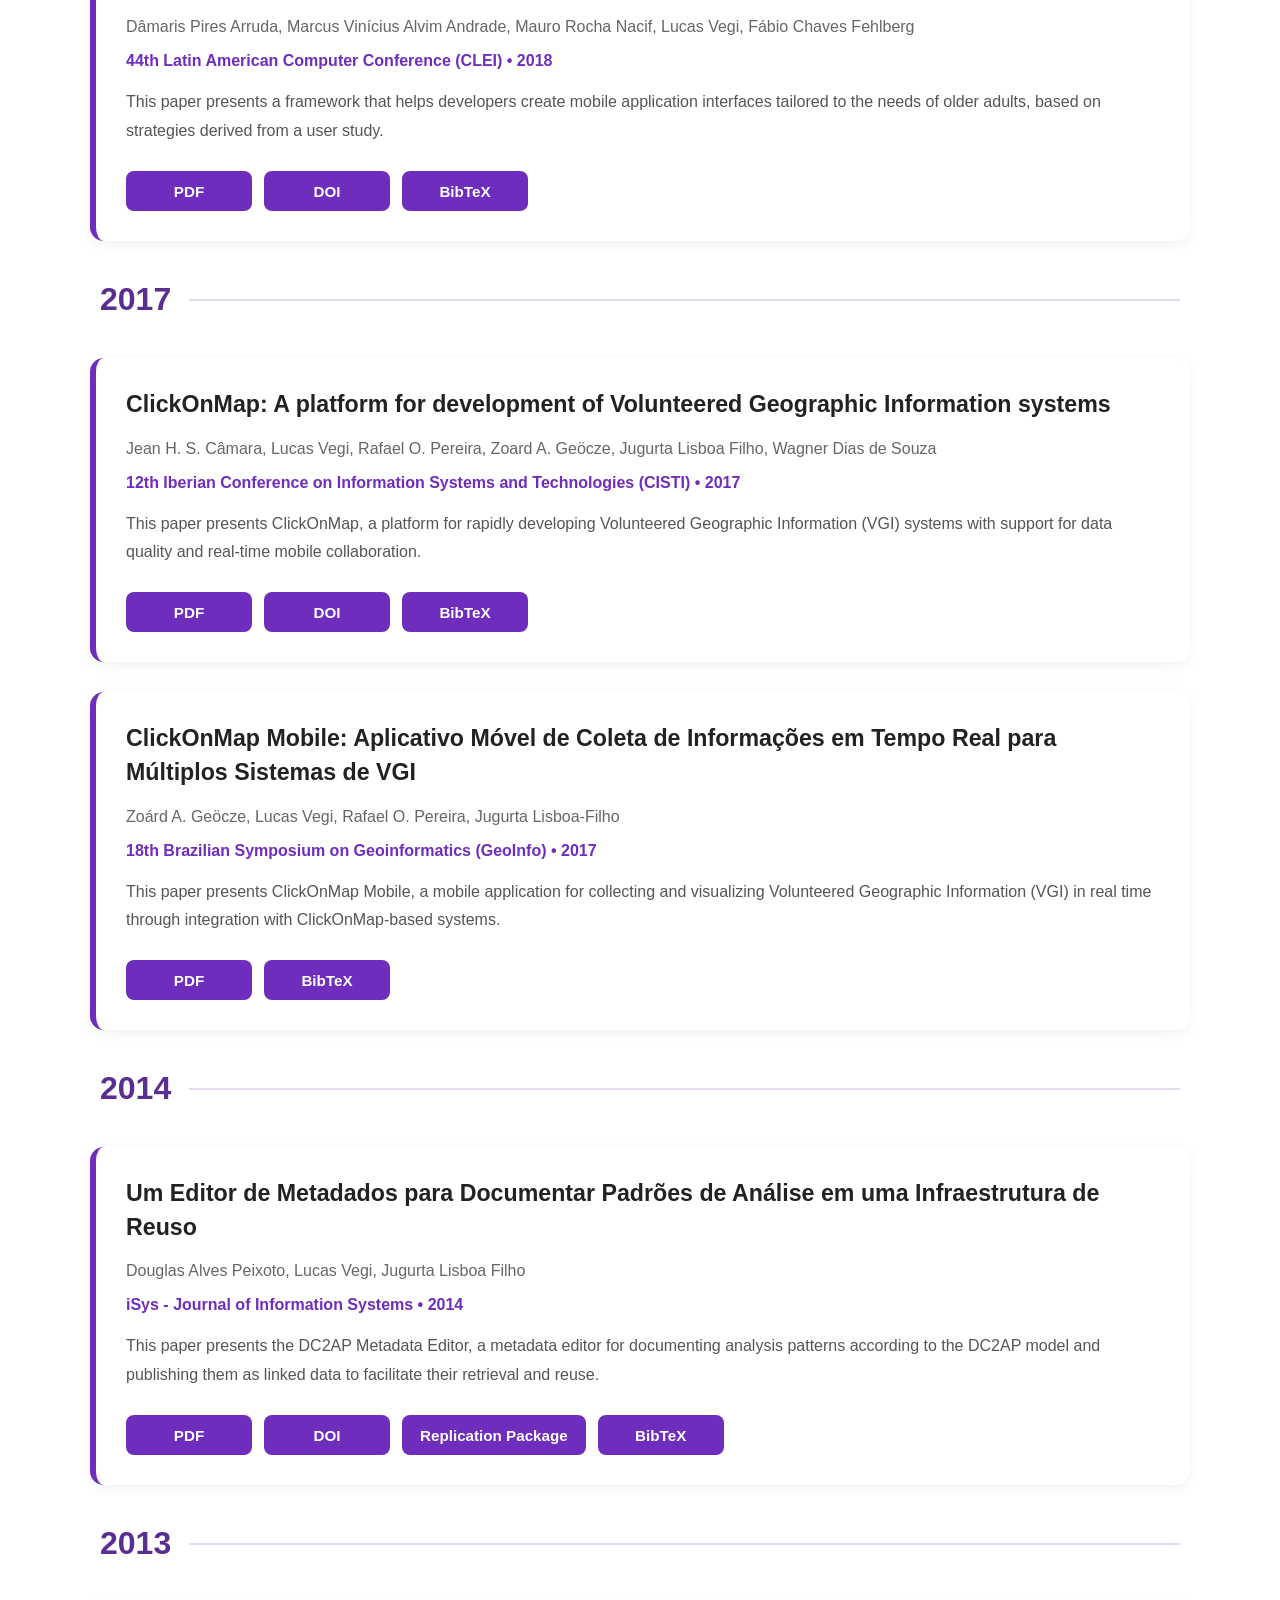
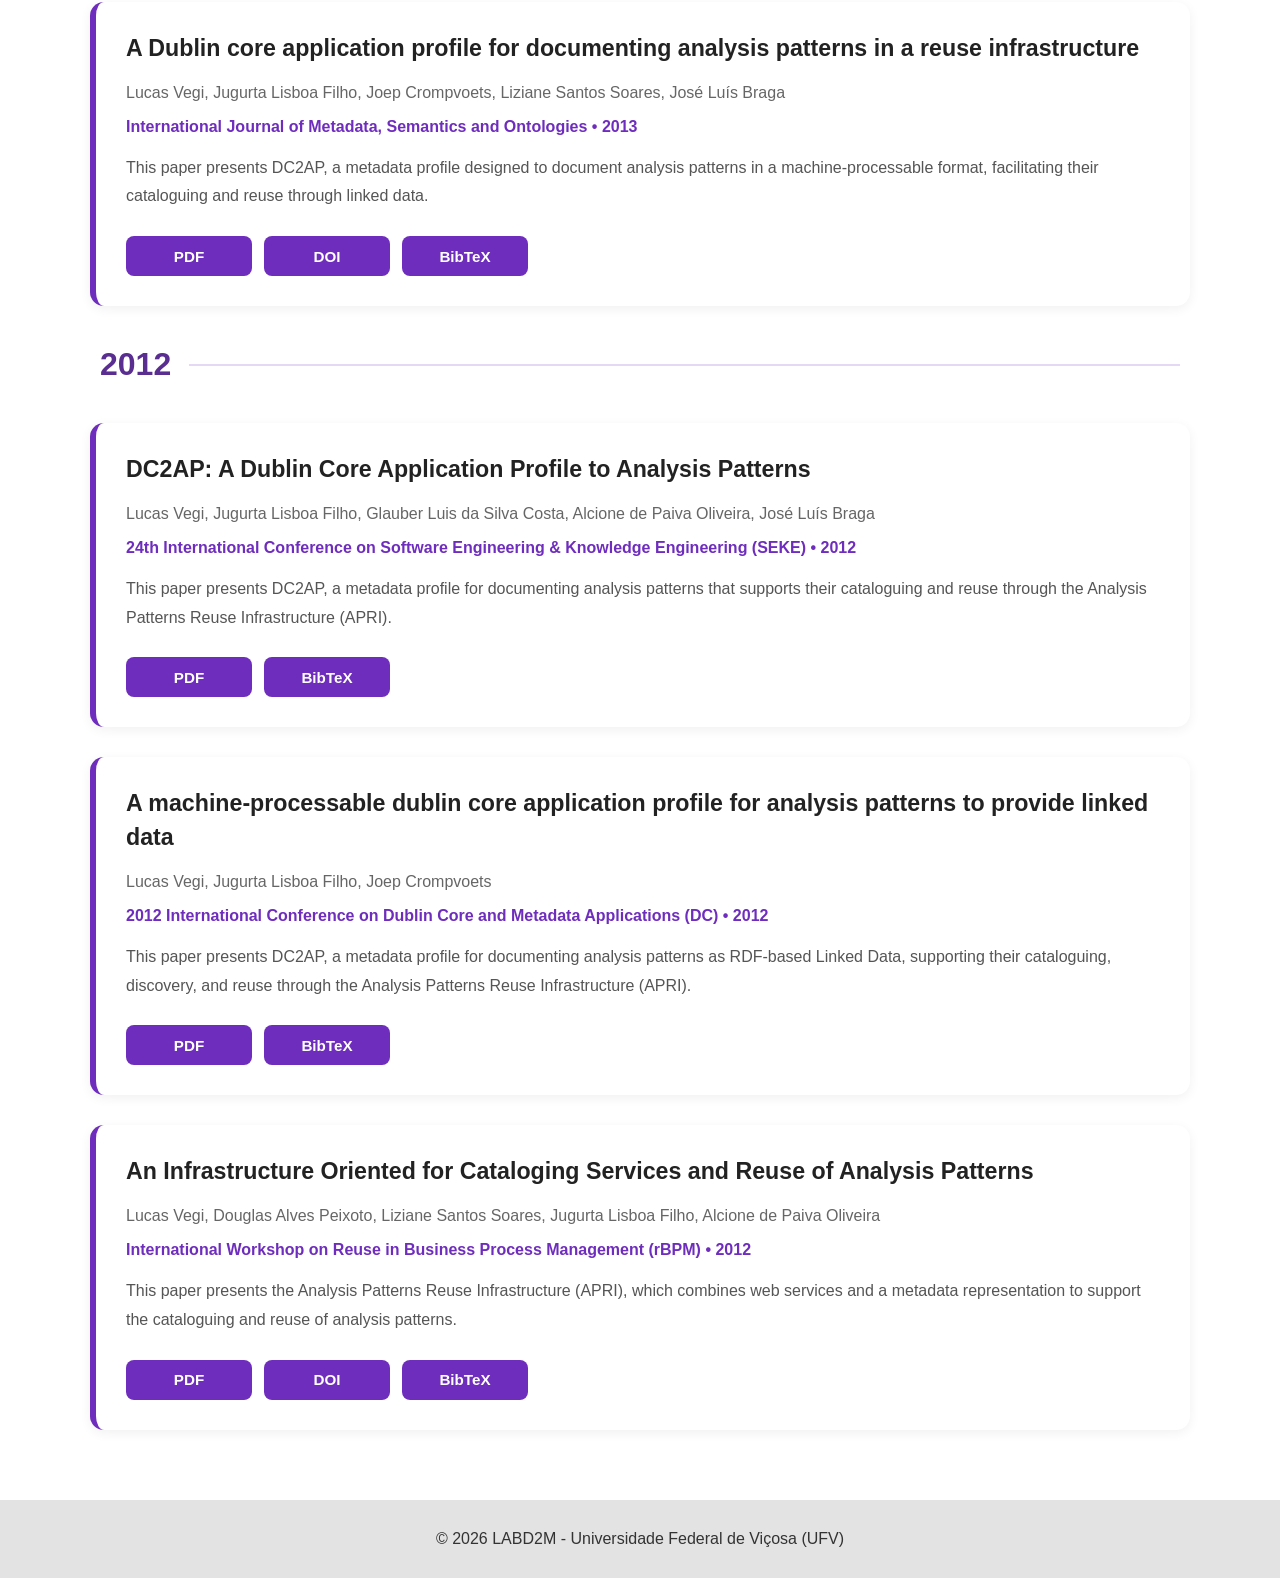
<file: publicacoes.html>
<!DOCTYPE html>
<html lang="pt-br">

<head>
    <!-- Google tag (gtag.js) -->
    <script async src="https://www.googletagmanager.com/gtag/js?id=G-V7GTBZ75GB"></script>
    <script>
    window.dataLayer = window.dataLayer || [];
    function gtag(){dataLayer.push(arguments);}
    gtag('js', new Date());

    gtag('config', 'G-V7GTBZ75GB');
    </script>

    <meta charset="UTF-8">
    <meta name="viewport" content="width=device-width, initial-scale=1">

    <title>LABD2M | Publications</title>
    <!-- Favicons -->
    <link href="img/favicon_lab.png" rel="icon" />

    <link rel="stylesheet" href="css/style.css">

</head>

<body>

    <!-- ==========================================
         HEADER
    =========================================== -->

    <header>

        <nav>

            <div class="logo">
                <img src="img/logo-roxa.png" alt="LABD2M">
                <span class="logo-text">
                    <strong>DPI / UFV</strong>
                </span>
            </div>

            <button class="menu-toggle" aria-label="Abrir menu">
                ☰
            </button>

            <ul class="nav-menu">
                <li><a href="index.html">Home</a></li>
                <li><a href="membros.html">Members</a></li>
                <li><a href="publicacoes.html">Publications</a></li>
                <li><a href="ferramentas.html">Tools & Resources</a></li>
                <li><a href="contato.html">Contact</a></li>
            </ul>

        </nav>

    </header>

    <!-- ==========================================
         TÍTULO DA PÁGINA
    =========================================== -->

    <section class="research-header">

        <span class="section-subtitle">
            RESEARCH OUTPUT
        </span>

        <h2 class="section-title">
            Publications
        </h2>

        <div class="section-divider"></div>

        <p class="page-description">
            Explore publications authored by LABD2M researchers in leading
            national and international journals and conferences.
        </p>

    </section>

    <!-- ==========================================
         PUBLICAÇÕES
    =========================================== -->

    <section class="publication-section">

        <div id="publication-list">

            <!-- preenchido automaticamente pelo JavaScript -->

        </div>

    </section>

    <!-- ==========================================
         FOOTER
    =========================================== -->

    <footer>

        © 2026 LABD2M - Universidade Federal de Viçosa (UFV)

    </footer>

    <!-- Modal (APENAS UMA VEZ) -->
    <div id="bibtex-modal" class="modal">

        <div class="modal-content">

            <span id="close-modal">&times;</span>

            <h3>BibTeX</h3>

            <textarea id="bibtex-text" readonly></textarea>

            <button id="copy-bibtex">
                Copiar
            </button>

        </div>

    </div>

    <script src="js/main.js"></script>
    <script src="js/publications.js"></script>

</body>

</html>
</file>
<file: css/style.css>
/* ==========================================
   SOBRE
========================================== */

.about-section {
    padding: 0px;
    background: #e3e3e3;
}

.about-container {
    max-width: 1000px;
    margin: auto;
}

.about-content {
    text-align: justify;
}

.about-content p {
    margin-bottom: 24px;
    font-size: 1.05rem;
    line-height: 1.9;
    color: #555;
}

.about-content h3 {
    margin: 45px 0 25px;
    color: #222;
    font-size: 1.6rem;
}

.mission-list {
    margin-bottom: 35px;
    padding-left: 24px;
}

.mission-list li {
    margin-bottom: 14px;
    color: #555;
    line-height: 1.8;
    font-size: 1.02rem;
}

.about-content strong {
    color: #5A2D91;
}

/*html {
    scroll-behavior: smooth;
    scroll-padding-top: 90px;
}*/

body {
    margin: 0;
    font-family: Arial, sans-serif;
    background: #fff;
    color: #333;
   /*padding-top: 90px;*/
}

header {
    background: #5A2D91;
    position: sticky;
    top: 0;
    z-index: 1000;
}

/*header {
    position: fixed;
    top: 0;
    left: 0;
    width: 100%;
    height: 90px;
    background: #5A2D91;
    box-shadow: 0 2px 12px rgba(0,0,0,.08);
    z-index: 1000;
}*/

nav {
    max-width: 1200px;
    margin: auto;

    display: flex;
    justify-content: space-between;
    align-items: center;

    padding: 18px 30px;
}

/*nav {
    max-width: 1200px;
    height: 100%;
    margin: auto;
    display: flex;
    align-items: center;
    justify-content: space-between;
}*/

.nav-menu {
    display: flex;
    gap: 30px;

    list-style: none;
    margin: 0;
    padding: 0;
}

.nav-menu a {
    color: white;
    text-decoration: none;
    font-weight: 500;

    transition: .3s;
}

.nav-menu a:hover {
    color: #D8C2FF;
}

.menu-toggle {
    display: none;

    font-size: 2rem;
    color: white;

    background: none;
    border: none;

    cursor: pointer;
}

.logo {
    display: flex;
    align-items: center;
    gap: 12px;
}

.logo img {
    width: 180px;
    height: auto;
}

.logo-text {
    color: white;
    font-size: 1.0rem;
    font-weight: bold;
    white-space: nowrap;
}

/*.logo img {
    width: 180px;
    height: auto;
}*/

ul {
    display: flex;
    gap: 24px;
    list-style: none;
    margin: 0;
}

li {
    cursor: pointer;
}

.hero {
    padding: 35px 20px;
    background: #e3e3e3;
    text-align: center;
}

button {
    background: #5a2d91;
    color: #fff;
    border: none;
    padding: 14px 24px;
    border-radius: 8px;
    cursor: pointer;
    transition: background 0.3s ease;
    margin-top: 10px;
}

button:hover {
    background: #4a2479;
}

.cards {
    display: grid;
    grid-template-columns: repeat(auto-fit, minmax(220px, 1fr));
    gap: 20px;
    max-width: 1100px;
    margin: 25px auto;
    padding: 0 20px;
}

.card {
    padding: 24px;
    border-radius: 14px;
    box-shadow: 0 2px 10px rgba(0, 0, 0, 0.1);
}

footer {
    text-align: center;
    padding: 30px;
    background: #e3e3e3;
}

.research-section {
    max-width: 1300px;
    margin: 100px auto;
    padding: 0 20px;
}

.research-header {
    text-align: center;
    margin-bottom: 0px;
}

.section-subtitle {
    display: block;

    color: #6F2DBD;

    font-size: 0.8rem;
    font-weight: 750;

    letter-spacing: 3px;
    text-transform: uppercase;

    margin-bottom: 0px;
    margin-top: 35px;
}

.section-title {
    font-size: clamp(1.5rem, 2.5vw, 2.0rem);
    font-weight: 700;
    color: #232323;
    margin-bottom: 15px;
    margin-top: 15px;
}

.section-divider {
    width: 80px;
    height: 4px;

    margin: auto;

    border-radius: 999px;

    background: linear-gradient(
        90deg,
        #7B2CBF,
        #5A189A
    );
}

/* ---------- Cards ---------- */

.research-container {
    display: grid;
    grid-template-columns: repeat(6, minmax(140px, 1fr));
    max-width: 1050px;
    margin: 30px auto 0;
    gap: 0;
}

.research-card {

    position: relative;
    padding: 10px 8px;
    text-align: center;
    transition: all .30s ease;
}

.research-card h3 {
    font-size: 0.7rem;
    margin-bottom: 8px;
    line-height: 1.3;
}

.research-card p {
    font-size: 0.5rem;
    line-height: 1.5;
}

.research-card:hover {

    transform: translateY(-6px);

}

/* Divisória vertical */

.research-card:not(:last-child)::after {

    content: "";
    position: absolute;
    top: 20px;
    right: 0;
    width: 1px;
    height: 75%;
    background: #ececec;
}

/* ---------- Ícone ---------- */

.research-icon {

    width: 40px;
    height: 40px;
    margin: 0 auto 10px;

    display: flex;
    justify-content: center;
    align-items: center;
}

.research-icon img {

    width: 60px;
    height: 60px;

    transition: transform .3s ease;
}

.research-card:hover .research-icon img {

    transform: scale(1.08);

}

/* ---------- Título ---------- */

.research-card h3 {

    color: #242424;

    margin: 0 0 6px;
    font-size: 0.92rem;
    font-weight: 700;
    line-height: 1.2;
}

/* ---------- Descrição ---------- */

.research-card p {

    margin: 0;

    color: #666;

    margin: 0;
    font-size: 0.78rem;
    line-height: 1.35;
}

/* ==================================================
   RESPONSIVIDADE
================================================== */

/* Notebook */

@media (max-width: 1200px) {

    .research-container {

        grid-template-columns: repeat(3, 1fr);

        row-gap: 50px;
    }

    .research-card:nth-child(3n)::after {

        display: none;

    }

}

/* Tablet */

@media (max-width: 768px) {

    .research-container {

        grid-template-columns: repeat(2, 1fr);

    }

    .research-card::after {

        display: none;

    }

}

/* Celular */

@media (max-width: 768px) {

    nav {
        flex-wrap: wrap;
    }

    .menu-toggle {
        display: block;
    }

    .nav-menu {

        display: none;

        width: 100%;

        flex-direction: column;

        background: #5A2D91;

        margin-top: 20px;

        padding: 15px 0;
    }

    .nav-menu.active {
        display: flex;
    }

    .nav-menu li {
        text-align: center;
        padding: 12px 0;
    }

    .logo img {
        width: 150px;
    }

}

/* ==========================================
   PUBLICAÇÕES
========================================== */

.page-description{

    max-width:700px;

    margin:5px auto 0;

    text-align:center;

    color:#666;

    font-size:1.05rem;

    line-height:1.8;

}

.publication-section{

    max-width:1100px;

    margin:70px auto;

    padding:0 20px;

}

#publication-list{

    display:flex;

    flex-direction:column;

    gap:30px;

}

.publication-card{

    background:#fff;

    border-radius:14px;

    border-left:6px solid #6F2DBD;

    padding:30px;

    box-shadow:0 3px 12px rgba(0,0,0,.06);

    transition:.3s;

}

.publication-card:hover{

    transform:translateY(-4px);

    box-shadow:0 12px 28px rgba(0,0,0,.12);

}

.publication-card h3{

    margin:0;

    color:#222;

    font-size:1.45rem;

    line-height:1.45;

}

.publication-authors{

    margin:18px 0 8px;

    color:#666;

}

.publication-venue{

    color:#6F2DBD;

    font-weight:600;

    margin-bottom:18px;

}

.publication-abstract{

    color:#555;

    line-height:1.8;

}

.publication-links {

    display: flex;
    flex-wrap: wrap;
    gap: 12px;

    margin-top: 25px;

}

.publication-links a,
.publication-links button {

    display: inline-flex;
    align-items: center;
    justify-content: center;

    min-width: 90px;
    height: 40px;

    padding: 0 18px;

    background: #6F2DBD;
    color: #fff;

    border: none;
    border-radius: 8px;

    font-size: .95rem;
    font-weight: 600;

    text-decoration: none;

    cursor: pointer;

    transition: .25s;

}

.publication-links a:hover,
.publication-links button:hover {

    background: #5A189A;

    transform: translateY(-2px);

}

.publication-year{

    margin:10px;

    display:flex;
    align-items:center;

    color:#5A2D91;

    font-size:2rem;
    font-weight:700;

}

.publication-year::after{

    content:"";

    flex:1;

    height:2px;

    margin-left:18px;

    background:#E5D8F4;

}

.empty-message {

    text-align: center;

    color: #666;

    font-size: 1.1rem;

    padding: 80px 20px;

}

.modal {

    display: none;

    position: fixed;

    top: 0;
    left: 0;

    width: 100%;
    height: 100%;

    background: rgba(0,0,0,.55);

    justify-content: center;
    align-items: center;

    z-index: 9999;

}

.modal-content {

    width: min(700px, 90%);

    background: white;

    border-radius: 12px;

    padding: 30px;

    box-shadow: 0 20px 60px rgba(0,0,0,.25);

}

#bibtex-text {

    width: 100%;

    height: 260px;

    margin: 20px 0;

    padding: 15px;

    font-family: Consolas, monospace;

    font-size: .95rem;

    resize: none;

    box-sizing: border-box;

}


/* ==========================================================
   SEÇÕES
========================================================== */

.member-section {

    max-width: 1200px;

    margin: 70px auto;

    padding: 0 20px;

}

.member-section h2 {

    margin-bottom: 30px;

    color: #6F2DBD;

    font-size: 1.6rem;

    font-weight: 700;

}


/* ==========================================================
   CARD DO COORDENADOR
========================================================== */

.coordinator-card {

    display: flex;

    gap: 35px;

    align-items: center;

    background: #fff;

    padding: 35px;

    border-radius: 18px;

    border: 1px solid #ececec;

    box-shadow: 0 10px 30px rgba(0,0,0,.06);

}

.coordinator-card img {

    width: 220px;

    border-radius: 15px;

}

.coordinator-card h3 {

    margin: 0;

    font-size: 2rem;

    color: #222;

}

.member-role {

    display: inline-block;

    margin: 12px 0 18px;

    color: #6F2DBD;

    font-weight: 600;

}

.coordinator-card p {

    color: #666;

    line-height: 1.8;

}


/* ==========================================================
   LINKS
========================================================== */

.member-links {

    display: flex;

    flex-wrap: wrap;

    gap: 12px;

    margin-top: 25px;

}

.member-links a {

    padding: 10px 18px;

    border-radius: 8px;

    background: #6F2DBD;

    color: white;

    text-decoration: none;

    font-size: .9rem;

    transition: .25s;

}

.member-links a:hover {

    background: #5A189A;

}


/* ==========================================================
   GRID DOS MEMBROS
========================================================== */

.members-grid {

    display: grid;

    grid-template-columns: repeat(auto-fill,minmax(250px,1fr));

    gap: 25px;

}


/* ==========================================================
   CARD DO MEMBRO
========================================================== */

.member-card {

    background: white;

    border: 1px solid #ececec;

    border-radius: 15px;

    padding: 25px;

    text-align: center;

    transition: .3s;

}

.member-card:hover {

    transform: translateY(-6px);

    box-shadow: 0 15px 35px rgba(0,0,0,.08);

}

.member-card img {

    width: 120px;

    height: 120px;

    object-fit: cover;

    border-radius: 50%;

    margin-bottom: 20px;

}

.member-card h3 {

    margin: 0;

    font-size: 1.2rem;

}

.member-card span {

    display: block;

    margin: 8px 0 18px;

    color: #6F2DBD;

    font-weight: 600;

}

.member-card .member-links {

    justify-content: center;

    margin-top: 15px;

}

.member-card .member-links a {

    padding: 8px 14px;

    font-size: .85rem;

}


/* ==========================================================
   BOX DE EGRESSOS
========================================================== */

.egressos-box {

    display: flex;

    justify-content: space-between;

    align-items: center;

    gap: 30px;

    background: #faf8ff;

    border: 1px solid #ece4ff;

    border-radius: 18px;

    padding: 35px;

}

.egressos-box p {

    color: #666;

}


/* ==========================================================
   CTA
========================================================== */

.join-lab {

    max-width: 1200px;

    margin: 80px auto;

    padding: 40px;

    border-radius: 18px;

    background: linear-gradient(135deg,#6F2DBD,#51228d);

    color: white;

    display: flex;

    justify-content: space-between;

    align-items: center;

    gap: 40px;

}

.join-lab h2 {

    margin: 0 0 15px;

    font-size: 2rem;

}

.join-lab p {

    margin: 0;

    line-height: 1.8;

    max-width: 700px;

}


/* ==========================================================
   BOTÃO
========================================================== */

.primary-button {

    display: inline-flex;

    align-items: center;

    justify-content: center;

    padding: 14px 28px;

    background: white;

    color: #6F2DBD;

    border-radius: 10px;

    font-weight: 600;

    text-decoration: none;

    transition: .25s;

}

.primary-button:hover {

    transform: translateY(-3px);

}


/* ==========================================================
   RESPONSIVO
========================================================== */

@media (max-width:900px){

    .coordinator-card{

        flex-direction:column;

        text-align:center;

    }

    .coordinator-card img{

        width:180px;

    }

    .member-links{

        justify-content:center;

    }

    .egressos-box{

        flex-direction:column;

        text-align:center;

    }

    .join-lab{

        flex-direction:column;

        text-align:center;

    }

}

/* ==========================================================
   CONTATO
========================================================== */

.contact-container{

    max-width:1200px;

    margin:60px auto;

    padding:0 20px;

    display:grid;

    grid-template-columns:420px 1fr;

    gap:50px;

}

.contact-info{

    background:#fff;

    border:1px solid #ececec;

    border-radius:18px;

    padding:35px;

    box-shadow:0 8px 25px rgba(0,0,0,.05);

}

.contact-info h2{

    margin-top:0;

    color:#6F2DBD;

}

.contact-item{

    margin-bottom:28px;

}

.contact-item:last-child{

    margin-bottom:0;

}

.contact-item h3{

    margin-bottom:8px;

    font-size:1.05rem;

    color:#222;

}

.contact-item p{

    margin:0;

    color:#666;

    line-height:1.8;

}

.contact-item a{

    color:#6F2DBD;

    text-decoration:none;

}

.contact-item a:hover{

    text-decoration:underline;

}


/* ==========================================================
   REDES SOCIAIS
========================================================== */

.social-links{

    display:flex;

    flex-wrap:wrap;

    gap:10px;

}

.social-links a{

    padding:8px 16px;

    border-radius:8px;

    background:#faf8ff;

    border:1px solid #e7d9ff;

    color:#6F2DBD;

    text-decoration:none;

    transition:.2s;

}

.social-links a:hover{

    background:#6F2DBD;

    color:white;

}


/* ==========================================================
   MAPA
========================================================== */

.contact-map{

    border-radius:18px;

    overflow:hidden;

    box-shadow:0 8px 25px rgba(0,0,0,.05);

}

.contact-map iframe{

    width:100%;

    height:100%;

    min-height:500px;

    border:none;

}


/* ==========================================================
   RESPONSIVO
========================================================== */

@media(max-width:900px){

    .contact-container{

        grid-template-columns:1fr;

    }

}

/* Recursos */

.resource-section{

    max-width:1200px;

    margin:70px auto;

    padding:0 20px;

}

.resource-header{

    margin-bottom:35px;

}

.resource-header h2{

    color:#6F2DBD;

    margin-bottom:10px;

}

.resource-header p{

    color:#666;

}

.resource-grid{

    display:grid;

    grid-template-columns:

        repeat(auto-fill,minmax(300px,1fr));

    gap:30px;

}

.resource-card{

    background:white;

    border-radius:18px;

    border:1px solid #ECECEC;

    overflow:hidden;

    transition:.25s;

    box-shadow:0 6px 20px rgba(0,0,0,.05);

}

.resource-card:hover{

    transform:translateY(-5px);

}

.resource-card img{

    width:100%;

    height:180px;

    object-fit:cover;

    background:#fafafa;

}

.resource-card h3{

    padding:20px 20px 10px;

    margin:0;

}

.resource-card p{

    padding:0 20px;

    color:#666;

    line-height:1.7;

}

.resource-links{

    display:flex;

    gap:10px;

    flex-wrap:wrap;

    padding:20px;

}

.resource-button{

    padding:10px 18px;

    background:#6F2DBD;

    color:white;

    border-radius:8px;

    text-decoration:none;

    transition:.2s;

}

.resource-button:hover{

    background:#53218f;

}

.nav-menu a.active {

    color: #c38fff;

    font-weight: 700;

    border-bottom: 2px solid #c38fff;

    padding-bottom: 4px;

}
</file>
